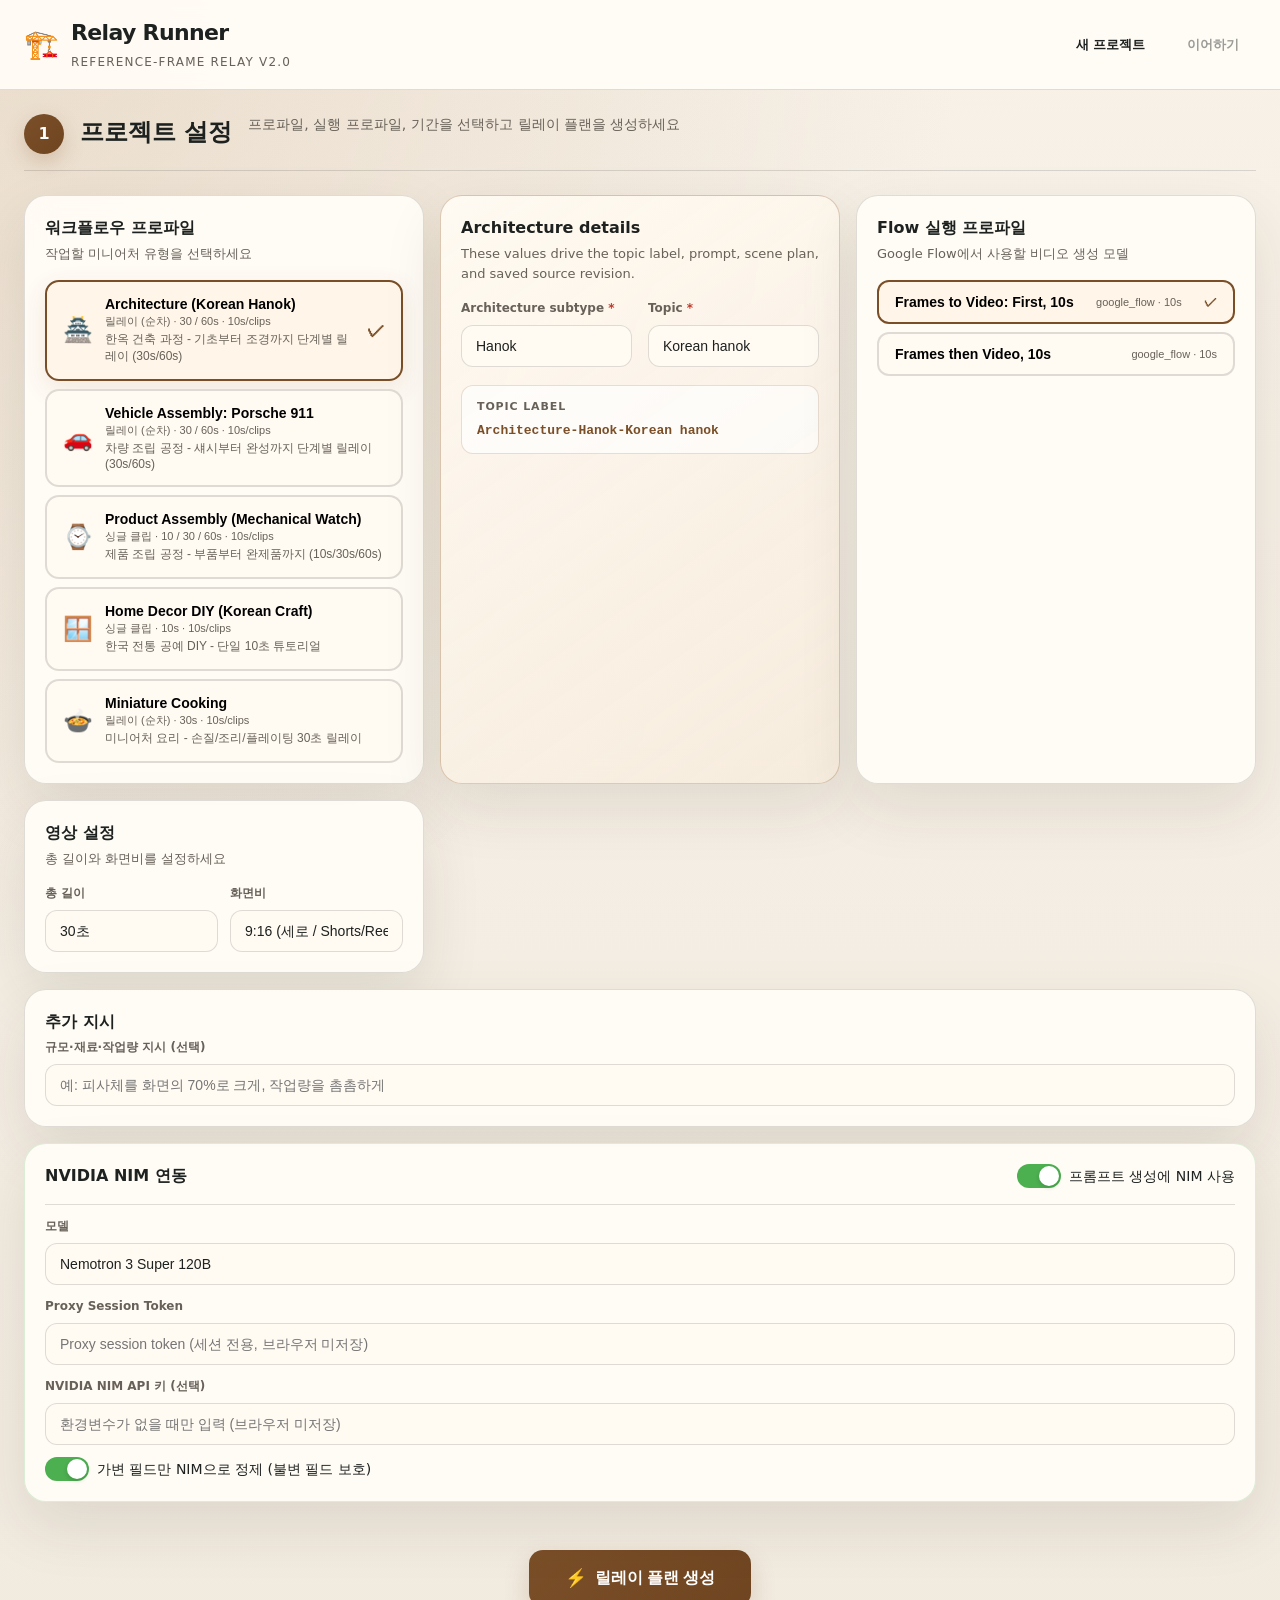
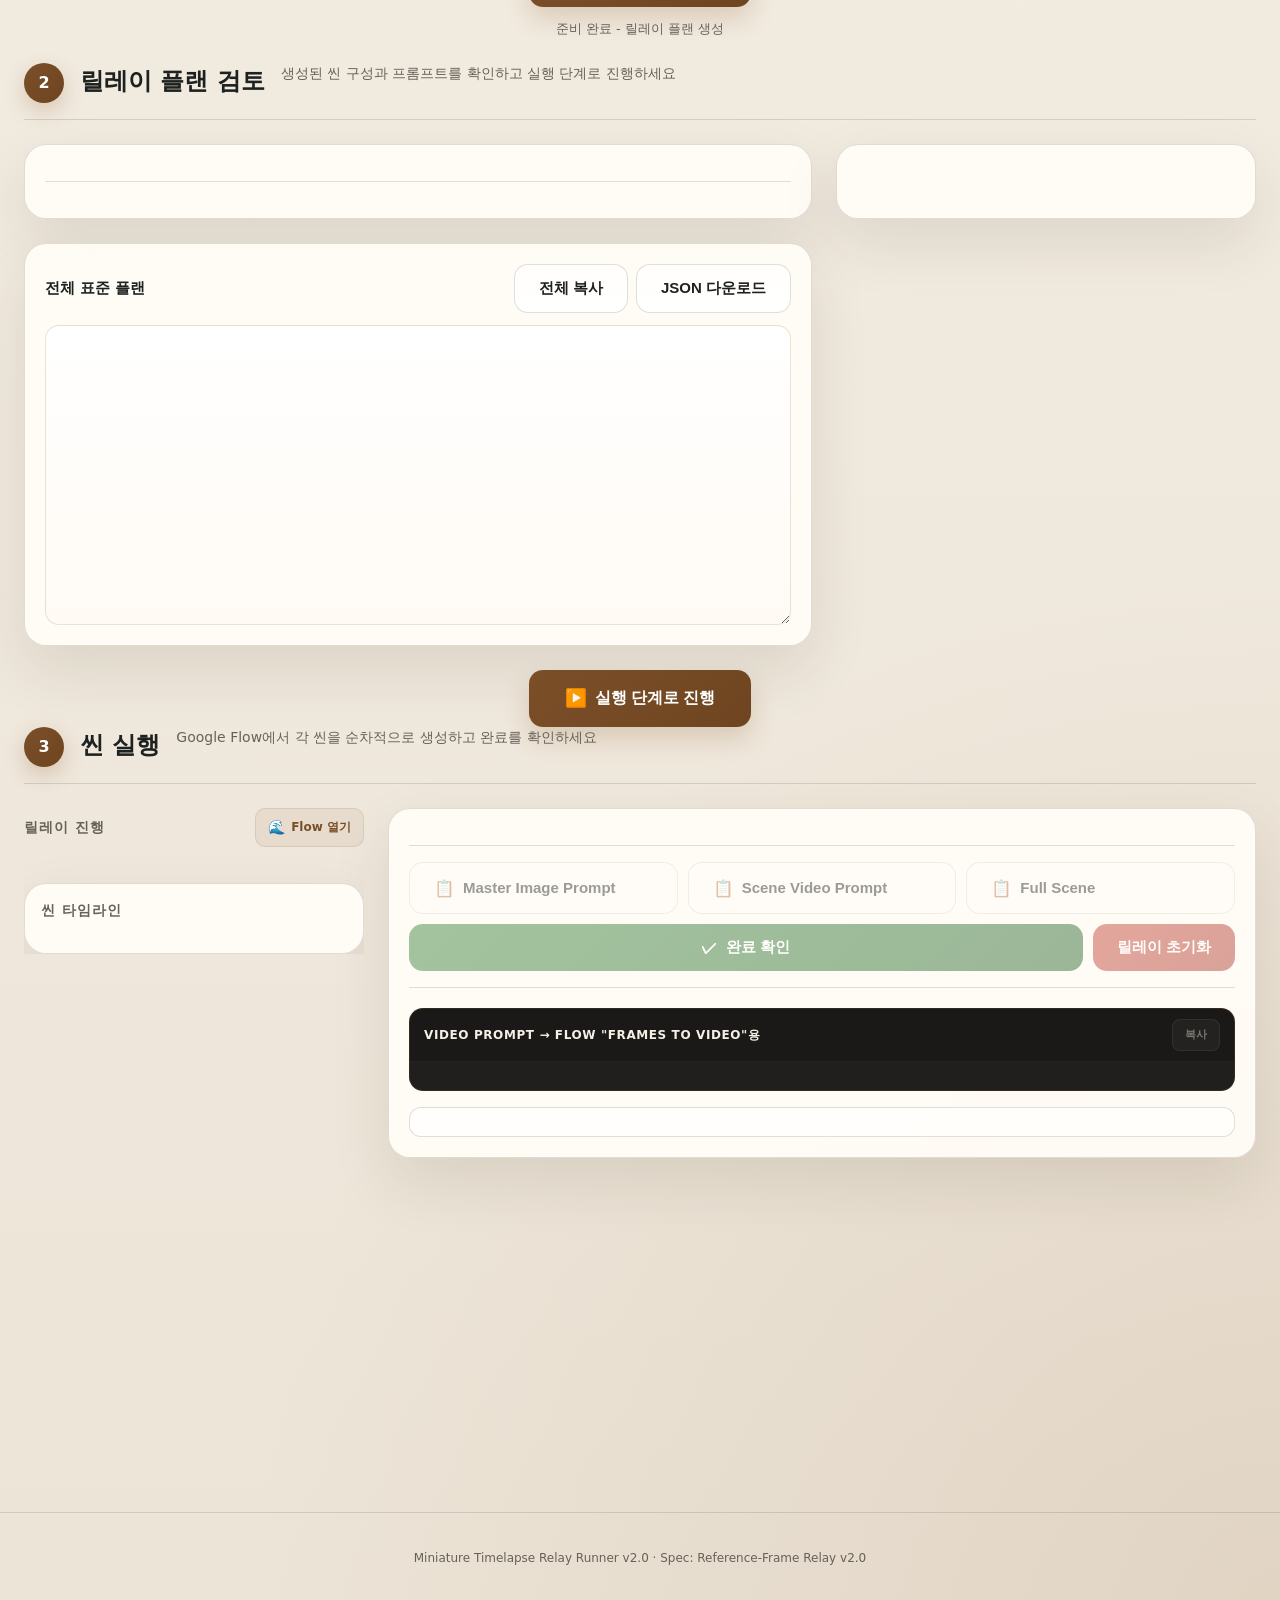
<file: index.html>
<!doctype html>
<html lang="ko">
<head>
  <meta charset="utf-8" />
  <meta http-equiv="refresh" content="0; url=/ui/" />
  <title>Redirecting to Relay Runner...</title>
  <style>
    body { font-family: system-ui, sans-serif; display: flex; align-items: center; justify-content: center; min-height: 100vh; margin: 0; background: #f5f5f5; }
    .msg { text-align: center; color: #666; }
    a { color: #0066cc; }
  </style>
</head>
<body>
  <div class="msg">
    <p>Relay Runner UI로 리다이렉트 중...</p>
    <p>자동으로 이동하지 않으면 <a href="/ui/">여기</a>를 클릭하세요.</p>
  </div>
  <script>window.location.replace('/ui/');</script>
</body>
</html>
</file>
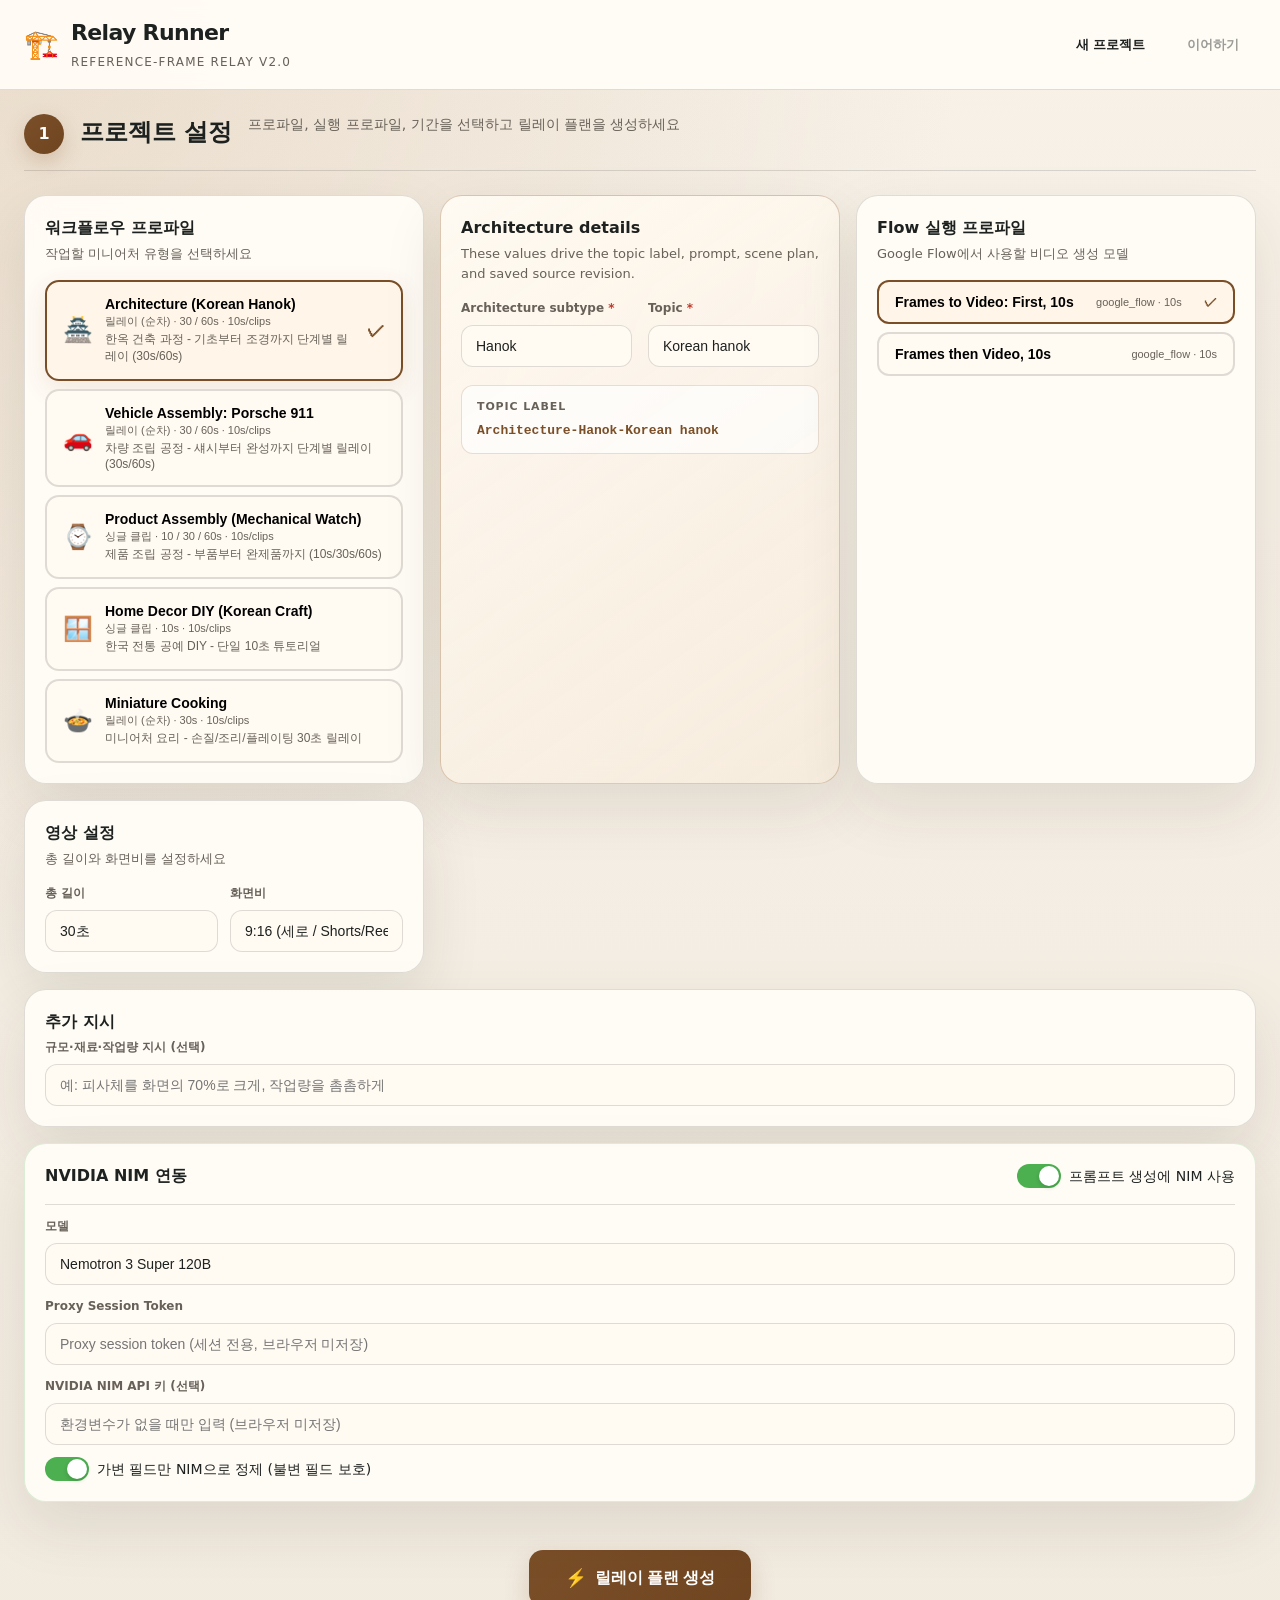
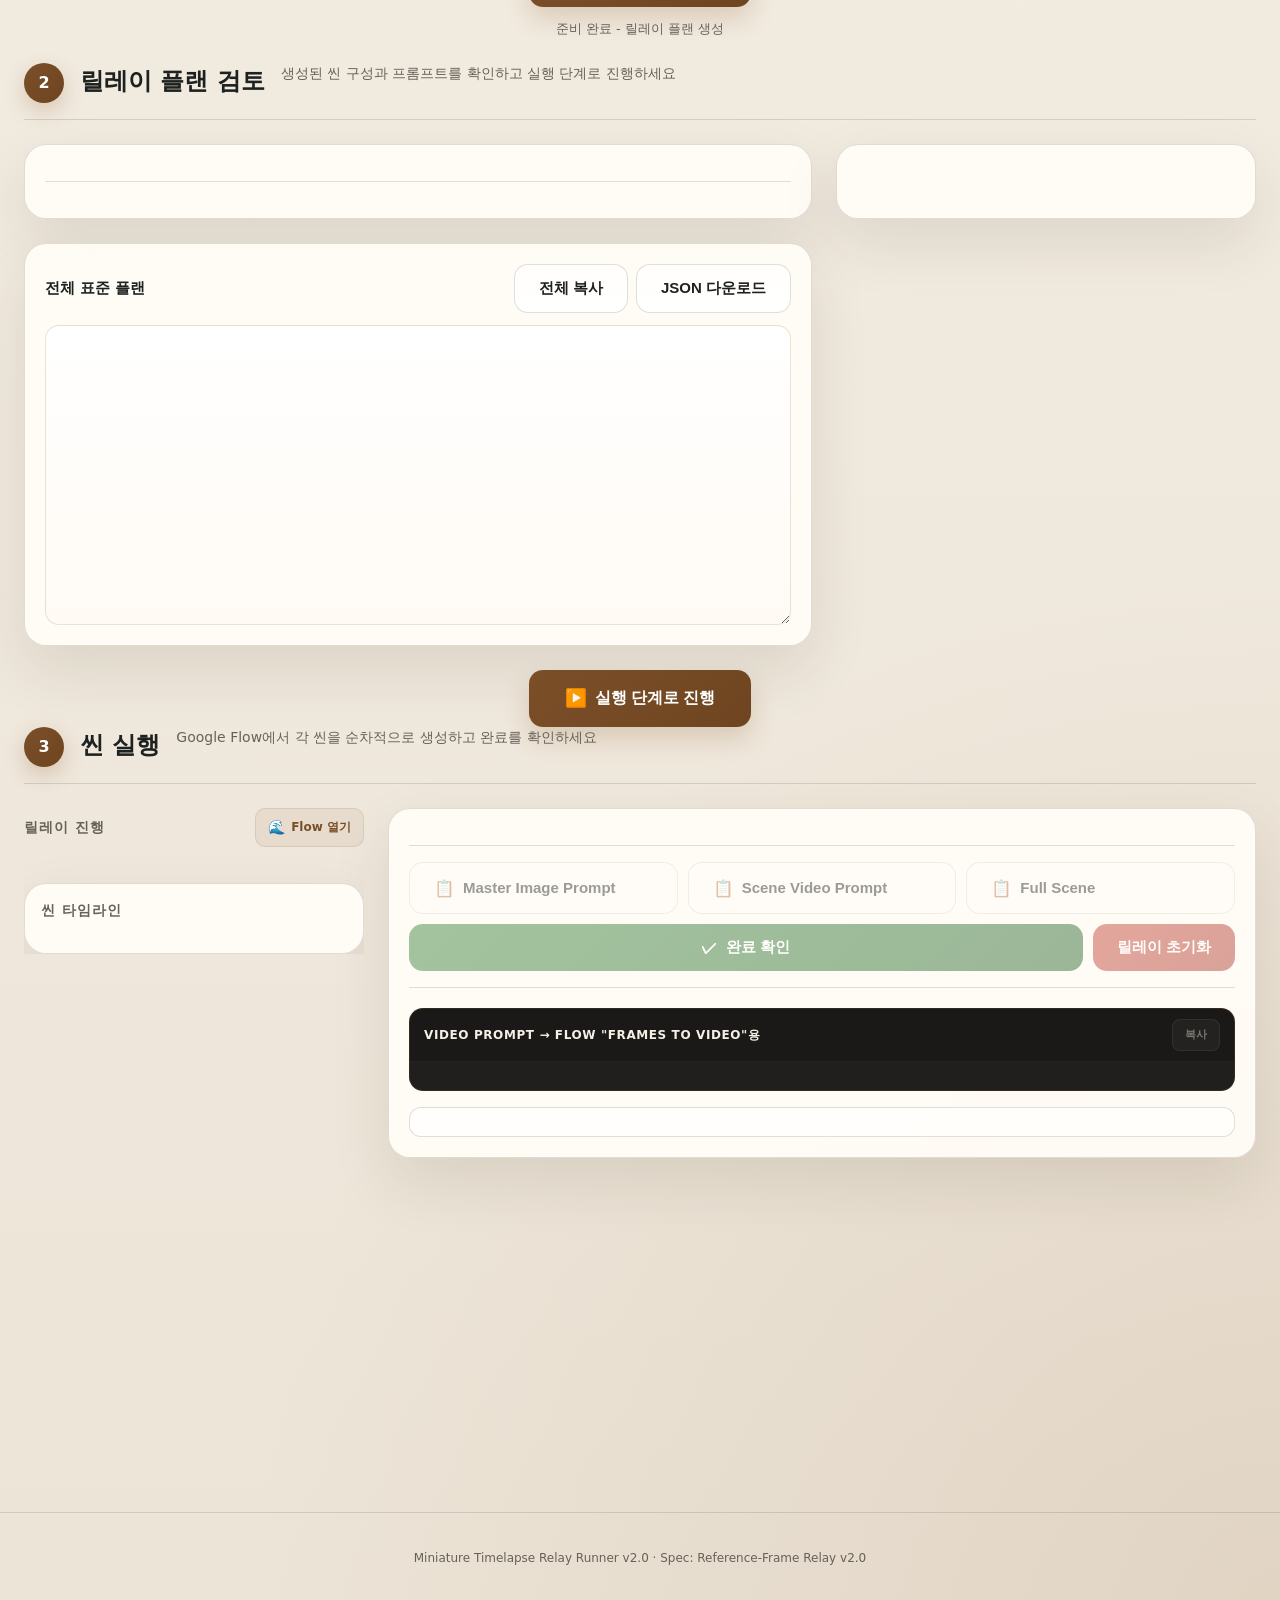
<file: ui/index.html>
<!doctype html>
<html lang="ko">
<head>
  <meta charset="utf-8" />
  <meta name="viewport" content="width=device-width, initial-scale=1" />
  <meta http-equiv="Cache-Control" content="no-cache, no-store, must-revalidate" />
  <meta http-equiv="Pragma" content="no-cache" />
  <meta http-equiv="Expires" content="0" />
  <title>Miniature Timelapse — Relay Runner</title>
  <link rel="stylesheet" href="styles.css?v=20260728" />
</head>
<body>
  <div class="app" id="app">
    <!-- Loading State -->
    <div id="loadingScreen" class="loading-screen" role="status" aria-live="polite">
      <div class="loading-content">
        <div class="loading-spinner"></div>
        <p>Relay Runner 로딩 중...</p>
      </div>
    </div>

    <section id="runtimeWarning" class="runtime-warning" hidden role="alert">
      <div class="runtime-warning-card">
        <p class="runtime-kicker">LOCAL SERVER REQUIRED</p>
        <h1>파일을 직접 열 수 없습니다</h1>
        <p>Relay Runner는 ES module을 사용하므로 프로젝트 루트에서 로컬 서버를 실행해야 합니다.</p>
        <code>python3 -m http.server 4173 --bind 127.0.0.1</code>
        <p>브라우저 주소가 <code>file:///</code>로 시작하면 안 되고, 실행 후 <strong>http://127.0.0.1:4173/ui/</strong> 또는 <strong>http://127.0.0.1:4173/ui/index.html</strong>로 접속하세요.</p>
      </div>
    </section>

    <!-- Main Application -->
    <header class="header" hidden id="header">
      <div class="brand">
        <span class="brand-icon" aria-hidden="true">🏗️</span>
        <div>
          <h1>Relay Runner</h1>
          <span class="subtitle">Reference-Frame Relay v2.0</span>
        </div>
      </div>
      <div class="header-actions">
        <button class="btn-ghost" id="newProjectBtn" title="새 프로젝트">새 프로젝트</button>
        <button class="btn-ghost" id="resumeProjectBtn" disabled title="마지막 프로젝트 이어하기">이어하기</button>
      </div>
    </header>

    <main class="main" id="main" hidden>
      <!-- Phase 1: Project Setup -->
      <section class="phase phase-setup" id="phaseSetup" aria-labelledby="setupTitle">
        <div class="phase-header">
          <span class="phase-number">1</span>
          <h2 id="setupTitle">프로젝트 설정</h2>
          <p class="phase-desc">프로파일, 실행 프로파일, 기간을 선택하고 릴레이 플랜을 생성하세요</p>
        </div>

        <div class="setup-grid">
          <!-- Profile Selection -->
          <div class="setup-card">
            <h3>워크플로우 프로파일</h3>
            <p class="card-desc">작업할 미니어처 유형을 선택하세요</p>
            <div class="profile-grid" id="profileGrid" role="radiogroup" aria-label="워크플로우 프로파일 선택"></div>
            <input type="hidden" id="selectedProfile" />
          </div>

          <!-- Common profile-specific selection renderer -->
          <div class="setup-card profile-selection-card" id="profileSelectionCard">
            <h3 id="selectionTitle">프로필 상세 설정</h3>
            <p class="card-desc" id="selectionDescription">선택한 프로필에 필요한 값을 입력하세요</p>
            <div class="selection-fields" id="selectionFields"></div>
            <div class="topic-label-preview" aria-live="polite">
              <span>Topic label</span>
              <strong id="topicLabelPreview"></strong>
            </div>
            <p class="field-validation" id="selectionValidation" aria-live="polite"></p>
            <input type="hidden" id="topic" />
          </div>

          <!-- Flow Execution Profile -->
          <div class="setup-card">
            <h3>Flow 실행 프로파일</h3>
            <p class="card-desc">Google Flow에서 사용할 비디오 생성 모델</p>
            <div class="exec-profile-list" id="execProfileList" role="radiogroup" aria-label="Flow 실행 프로파일 선택"></div>
            <input type="hidden" id="selectedExecProfile" />
          </div>

          <!-- Duration & Format -->
          <div class="setup-card">
            <h3>영상 설정</h3>
            <p class="card-desc">총 길이와 화면비를 설정하세요</p>
            <div class="field-row">
              <div class="field">
                <label for="duration">총 길이</label>
                <select id="duration"></select>
              </div>
              <div class="field">
                <label for="aspectRatio">화면비</label>
                <select id="aspectRatio">
                  <option value="9:16">9:16 (세로 / Shorts/Reels)</option>
                  <option value="16:9">16:9 (가로 / YouTube)</option>
                </select>
              </div>
            </div>
          </div>

          <!-- Stitching controls are currently disabled. -->
          <div class="setup-card stitch-card" hidden aria-hidden="true">
            <h3>스티칭 옵션</h3>
            <p class="card-desc">현재 비활성화된 연결 옵션입니다.</p>
            <div class="field-row">
              <div class="field">
                <label for="stitchTransition">트랜지션</label>
                <select id="stitchTransition">
                  <option value="cut">Cut (단순 연결, 가장 빠름)</option>
                  <option value="crossfade">Crossfade (교차 페이드)</option>
                  <option value="fade">Fade Through Black (블랙 페이드)</option>
                </select>
              </div>
              <div class="field">
                <label for="stitchTransitionDuration">트랜지션 길이 (초)</label>
                <input id="stitchTransitionDuration" type="number" step="0.1" min="0.1" max="5" value="0.5" />
              </div>
            </div>
            <div class="field-row">
              <div class="field">
                <label for="stitchCodec">비디오 코덱</label>
                <select id="stitchCodec">
                  <option value="libx264">H.264 (libx264)</option>
                  <option value="libx265">H.265 (libx265)</option>
                  <option value="prores_ks">ProRes (prores_ks)</option>
                </select>
              </div>
              <div class="field">
                <label for="stitchCrf">품질 (CRF, 낮을수록 고화질)</label>
                <input id="stitchCrf" type="number" min="0" max="51" value="23" />
              </div>
            </div>
            <div class="field-row">
              <div class="field">
                <label for="stitchPreset">인코딩 프리셋</label>
                <select id="stitchPreset">
                  <option value="ultrafast">Ultrafast</option>
                  <option value="superfast">Superfast</option>
                  <option value="veryfast">Veryfast</option>
                  <option value="faster">Faster</option>
                  <option value="fast">Fast</option>
                  <option value="medium" selected>Medium</option>
                  <option value="slow">Slow</option>
                  <option value="slower">Slower</option>
                  <option value="veryslow">Veryslow</option>
                </select>
              </div>
              <div class="field">
                <label for="stitchAutoNormalize" class="toggle inline">
                  <input type="checkbox" id="stitchAutoNormalize" checked />
                  <span class="toggle-slider"></span>
                  <span class="toggle-label">자동 정규화 (해상도/fps/codec 통일)</span>
                </label>
              </div>
            </div>
          </div>

          <!-- Optional refinement input -->
          <div class="setup-card topic-card">
            <h3>추가 지시</h3>
            <div class="field">
              <label for="ideaSeed">규모·재료·작업량 지시 (선택)</label>
              <input id="ideaSeed" type="text" placeholder="예: 피사체를 화면의 70%로 크게, 작업량을 촘촘하게" />
            </div>
          </div>

          <!-- NIM Integration - Always Visible -->
          <div class="setup-card nim-card" id="nimCard">
            <div class="nim-header">
              <h3>NVIDIA NIM 연동</h3>
              <label class="toggle" for="nimEnabled">
                <input type="checkbox" id="nimEnabled" checked />
                <span class="toggle-slider"></span>
                <span class="toggle-label">프롬프트 생성에 NIM 사용</span>
              </label>
            </div>
            <div class="nim-fields" id="nimFields">
              <div class="field">
                <label for="nimModel">모델</label>
                <select id="nimModel">
                  <option value="nvidia/nemotron-3-super-120b-a12b">Nemotron 3 Super 120B</option>
                  <option value="nvidia/nemotron-3-ultra-550b-a55b">Nemotron 3 Ultra 550B (느림)</option>
                </select>
              </div>
              <div class="field">
                <label for="nimSessionToken">Proxy Session Token</label>
                <input id="nimSessionToken" type="password" placeholder="Proxy session token (세션 전용, 브라우저 미저장)" autocomplete="off" />
              </div>
              <div class="field">
                <label for="nimApiKey">NVIDIA NIM API 키 (선택)</label>
                <input id="nimApiKey" type="password" placeholder="환경변수가 없을 때만 입력 (브라우저 미저장)" autocomplete="off" spellcheck="false" />
              </div>
              <label class="toggle inline" for="nimRefinementPolicy">
                <input type="checkbox" id="nimRefinementPolicy" checked />
                <span class="toggle-slider"></span>
                <span class="toggle-label">가변 필드만 NIM으로 정제 (불변 필드 보호)</span>
              </label>
            </div>
          </div>
        </div>

        <!-- Build Button -->
        <div class="build-action">
          <button class="btn-primary btn-lg" id="buildPlan" disabled>
            <span class="btn-icon" aria-hidden="true">⚡</span>
            <span>릴레이 플랜 생성</span>
          </button>
          <p class="build-hint" id="buildHint">왼쪽에서 프로파일을 선택하고 주제를 입력하세요</p>
        </div>
      </section>

      <!-- Phase 2: Relay Plan Overview -->
      <section class="phase phase-plan hidden" id="phasePlan" aria-labelledby="planTitle">
        <div class="phase-header">
          <span class="phase-number">2</span>
          <h2 id="planTitle">릴레이 플랜 검토</h2>
          <p class="phase-desc">생성된 씬 구성과 프롬프트를 확인하고 실행 단계로 진행하세요</p>
        </div>

        <div class="plan-overview">
          <!-- Plan Summary -->
          <div class="plan-summary">
            <div class="plan-chips" id="planChips"></div>
            <div class="plan-meta" id="planMeta"></div>
          </div>

          <!-- Scene Timeline -->
          <div class="scene-timeline" id="sceneTimeline" role="list" aria-label="씬 타임라인"></div>

          <!-- Full Plan Output -->
          <div class="plan-output">
            <div class="output-header">
              <h3>전체 표준 플랜</h3>
              <div class="output-actions">
                <button class="btn-secondary" id="copyAllBtn">전체 복사</button>
                <button class="btn-secondary" id="downloadJsonBtn">JSON 다운로드</button>
              </div>
            </div>
            <textarea id="flowPack" class="readonly-output" spellcheck="false" readonly aria-label="전체 표준 릴레이 플랜"></textarea>
          </div>

          <!-- Proceed to Execute -->
          <div class="proceed-action">
            <button class="btn-primary btn-lg" id="proceedExecute">
              <span class="btn-icon" aria-hidden="true">▶️</span>
              <span>실행 단계로 진행</span>
            </button>
          </div>
        </div>
      </section>

      <!-- Phase 3: Execution -->
      <section class="phase phase-execute hidden" id="phaseExecute" aria-labelledby="executeTitle">
        <div class="phase-header">
          <span class="phase-number">3</span>
          <h2 id="executeTitle">씬 실행</h2>
          <p class="phase-desc">Google Flow에서 각 씬을 순차적으로 생성하고 완료를 확인하세요</p>
        </div>

        <div class="execute-layout">
          <!-- Left: Stepper + Scene Grid -->
          <aside class="execute-sidebar" id="executeSidebar">
            <!-- Stepper -->
            <div class="stepper-panel">
              <div class="stepper-header">
                <h3>릴레이 진행</h3>
                <a href="https://labs.google/fx/flow" target="_blank" rel="noopener noreferrer" class="flow-link">
                  <span class="flow-icon" aria-hidden="true">🌊</span>
                  Flow 열기
                </a>
              </div>
              <nav class="stepper" id="stepper" role="tablist" aria-label="릴레이 스테퍼"></nav>
            </div>

            <!-- Scene Grid -->
            <div class="scene-grid-panel">
              <h3>씬 타임라인</h3>
              <div class="scene-grid-mini" id="sceneGridMini" role="list" aria-label="씬 미니 그리드"></div>
            </div>
          </aside>

          <!-- Right: Active Scene Detail -->
          <div class="execute-main">
              <div class="scene-detail-panel" id="sceneDetailPanel">
                <div class="scene-header" id="sceneHeader"></div>

                <div class="scene-instruction" id="sceneInstruction" role="alert" aria-live="polite"></div>

              <div class="action-buttons" id="actionButtons">
                <button class="btn-secondary copy-btn" id="copyMasterBtn" title="Master Image Prompt 복사" disabled>
                  <span class="btn-icon" aria-hidden="true">📋</span>
                  <span class="copy-btn-label">Master Image Prompt</span>
                </button>
                <button class="btn-secondary copy-btn" id="copyVideoBtn" title="Scene Video Prompt 복사" disabled>
                  <span class="btn-icon" aria-hidden="true">📋</span>
                  <span class="copy-btn-label">Scene Video Prompt</span>
                </button>
                <button class="btn-secondary copy-btn" id="copyFullSceneBtn" title="Full Scene 복사" disabled>
                  <span class="btn-icon" aria-hidden="true">📋</span>
                  <span class="copy-btn-label">Full Scene</span>
                </button>
                <button class="btn-primary btn-confirm" id="confirmStepBtn" disabled>
                  <span class="btn-icon" aria-hidden="true">✓</span>
                  <span id="confirmBtnText">완료 확인</span>
                </button>
                <button class="btn-danger" id="resetRelayBtn" disabled>릴레이 초기화</button>
              </div>

              <!-- Source / Target Prompts -->
              <div class="prompt-panels">
                <div class="prompt-panel" id="masterPromptPanel" hidden>
                  <div class="prompt-header">
                    <h4>Master Image Prompt (Scene 1만) → 정지 이미지 생성기용</h4>
                    <button class="btn-copy-small" id="copyMasterPanelBtn" data-copy-action="master_image" type="button" disabled>복사</button>
                  </div>
                  <pre id="masterPrompt" class="prompt-content"></pre>
                </div>
                <div class="prompt-panel">
                  <div class="prompt-header">
                    <h4>Video Prompt → Flow "Frames to Video"용</h4>
                    <button class="btn-copy-small" id="copyVideoPanelBtn" data-copy-action="scene_video" type="button" disabled>복사</button>
                  </div>
                  <pre id="videoPrompt" class="prompt-content"></pre>
                </div>
              </div>

              <div class="asset-info" id="assetInfo"></div>
            </div>
          </div>
        </div>
      </section>
    </main>

    <footer class="footer">
      <p>Miniature Timelapse Relay Runner v2.0 · Spec: Reference-Frame Relay v2.0</p>
    </footer>
  </div>

  <!-- Toast Container -->
  <div class="toast-container" id="toastContainer" aria-live="polite" aria-atomic="true"></div>

    <script>
      if (window.location.protocol === 'file:') {
        document.getElementById('loadingScreen').hidden = true;
        document.getElementById('runtimeWarning').hidden = false;
      }
    </script>

    <script type="module">
      import {
      SceneStatus,
      WorkflowMode,
      InputMode,
      IMMUTABLE_NEGATIVE,
      CopyAction,
      computeSourceRevision,
      serializeFullPlan,
      serializeMasterImagePrompt,
      serializeSceneVideoPrompt,
      serializeFullScene,
      serializeAssetRef,
      getSceneInputLabel,
      performCopyAction,
      createInitialRelayBranch,
      getNextActionableScene,
      isAllComplete,
      saveProjectState,
      loadProjectState,
      redactSecrets,
      redactObjectSecrets,
      listSavedProjects,
      getSceneStatusClass,
      getSceneStatusLabel,
      getSceneStatusBadgeClass,
      copyToClipboard,
      showToast,
      DEFAULT_FLOW_PROFILE,
      DEFAULT_PROFILES,
      PROFILE_SELECTION_CONFIG,
      getDefaultSelectionValues,
      deriveTopicLabel,
      getLegacySelectionFields,
      getCanonicalSelection,
      validateSelectionValues,
      countNarrationCharacters,
      resolveProjectWorkflowMode
    } from './app.js';

    // ============================================================================
    // Profile Registry & Execution Profiles
    // ============================================================================
    const PROFILES = DEFAULT_PROFILES;

    // Vehicle profile cache (loaded async from vehicle.json)
    let vehicleProfileCache = null;

    async function getVehicleProfile(category = 'car', modelName = null) {
      const profileFactory = PROFILES['vehicle.assembly'];
      if (typeof profileFactory === 'function') {
        vehicleProfileCache = await profileFactory(category, modelName);
        return vehicleProfileCache;
      }
      return profileFactory; // fallback for sync version
    }

    function getResolvedProfile(profileId) {
      const profile = PROFILES[profileId];
      return typeof profile === 'function' ? vehicleProfileCache : profile;
    }

    const EXECUTION_PROFILES = [
      { id: 'flow.frames_first.10s', label: 'Frames to Video: First, 10s', provider: 'google_flow', clipDuration: 10 },
      { id: 'flow.frames_then_video.10s', label: 'Frames then Video, 10s', provider: 'google_flow', clipDuration: 10 }
    ];

    // ============================================================================
    // State
    // ============================================================================
    let currentProfileId = 'architecture.korean';
    let currentExecProfileId = 'flow.frames_first.10s';
    let project = null;
    let proxyApiKeyConfigured = false;
    let relayBranch = null;
    let activeSceneIndex = 0;
    let currentPhase = 'setup'; // 'setup' | 'plan' | 'execute'
    let selectionValues = getDefaultSelectionValues(currentProfileId);
    let vehicleDataCache = null;

    // DOM Elements
    const loadingScreen = document.getElementById('loadingScreen');
    const header = document.getElementById('header');
    const main = document.getElementById('main');
    const phaseSetup = document.getElementById('phaseSetup');
    const phasePlan = document.getElementById('phasePlan');
    const phaseExecute = document.getElementById('phaseExecute');
    const profileGrid = document.getElementById('profileGrid');
    const execProfileList = document.getElementById('execProfileList');
    const durationEl = document.getElementById('duration');
    const aspectRatioEl = document.getElementById('aspectRatio');
    const topicEl = document.getElementById('topic');
    const profileSelectionCard = document.getElementById('profileSelectionCard');
    const selectionTitle = document.getElementById('selectionTitle');
    const selectionDescription = document.getElementById('selectionDescription');
    const selectionFields = document.getElementById('selectionFields');
    const topicLabelPreview = document.getElementById('topicLabelPreview');
    const selectionValidation = document.getElementById('selectionValidation');
    const ideaSeedEl = document.getElementById('ideaSeed');
    const selectedProfileEl = document.getElementById('selectedProfile');
    const selectedExecProfileEl = document.getElementById('selectedExecProfile');
    const buildPlanBtn = document.getElementById('buildPlan');
    const buildHint = document.getElementById('buildHint');
    const nimEnabledEl = document.getElementById('nimEnabled');
    const nimFields = document.getElementById('nimFields');
    const stitchTransitionEl = document.getElementById('stitchTransition');
    const stitchTransitionDurationEl = document.getElementById('stitchTransitionDuration');
    const stitchCodecEl = document.getElementById('stitchCodec');
    const stitchCrfEl = document.getElementById('stitchCrf');
    const stitchPresetEl = document.getElementById('stitchPreset');
    const stitchAutoNormalizeEl = document.getElementById('stitchAutoNormalize');
    const planChips = document.getElementById('planChips');
    const planMeta = document.getElementById('planMeta');
    const sceneTimeline = document.getElementById('sceneTimeline');
    const flowPackEl = document.getElementById('flowPack');
    const proceedExecuteBtn = document.getElementById('proceedExecute');
    const stepperEl = document.getElementById('stepper');
    const sceneGridMini = document.getElementById('sceneGridMini');
    const sceneHeader = document.getElementById('sceneHeader');
    const sceneInstruction = document.getElementById('sceneInstruction');
    const videoPromptEl = document.getElementById('videoPrompt');
    const masterPromptEl = document.getElementById('masterPrompt');
    const masterPromptPanel = document.getElementById('masterPromptPanel');
    const assetInfoEl = document.getElementById('assetInfo');
    const copyMasterBtn = document.getElementById('copyMasterBtn');
    const copyVideoBtn = document.getElementById('copyVideoBtn');
    const copyFullSceneBtn = document.getElementById('copyFullSceneBtn');
    const copyMasterPanelBtn = document.getElementById('copyMasterPanelBtn');
    const copyVideoPanelBtn = document.getElementById('copyVideoPanelBtn');
    const confirmStepBtn = document.getElementById('confirmStepBtn');
    const confirmBtnText = document.getElementById('confirmBtnText');
    const resetRelayBtn = document.getElementById('resetRelayBtn');
    const copyAllBtn = document.getElementById('copyAllBtn');
    const downloadJsonBtn = document.getElementById('downloadJsonBtn');
    const newProjectBtn = document.getElementById('newProjectBtn');
    const resumeProjectBtn = document.getElementById('resumeProjectBtn');
    const nimModelEl = document.getElementById('nimModel');
    const nimSessionTokenEl = document.getElementById('nimSessionToken');
    const nimApiKeyEl = document.getElementById('nimApiKey');
    const nimRefinementPolicyEl = document.getElementById('nimRefinementPolicy');
    const NIM_PROXY_REWRITE_URL = 'http://127.0.0.1:4174/api/nim/rewrite';
    const NIM_PROXY_TRANSLATE_URL = 'http://127.0.0.1:4174/api/nim/translate';
    const NIM_PROXY_SESSION_URL = 'http://127.0.0.1:4174/session';

    // ============================================================================
    // Initialization
    // ============================================================================
    async function init() {
      console.log('[init] Starting...');
      try {
        console.log('[init] Loading vehicle data...');
        await loadVehicleData();
        console.log('[init] Vehicle data loaded:', !!vehicleDataCache);
        console.log('[init] Rendering profile grid...');
        renderProfileGrid();
        console.log('[init] Profile grid rendered');
        console.log('[init] Rendering selection fields...');
        await renderSelectionFields(currentProfileId);
        console.log('[init] Selection fields rendered');
        renderExecProfileList();
        setupEventListeners();
        await refreshProxySessionToken({ silent: true });
        checkResumeAvailability();
        console.log('[init] Complete!');
      } catch (err) {
        console.error('[init] ERROR:', err);
        showToast(`초기화 실패: ${err.message}`, 'error');
      } finally {
        console.log('[init] Finally block - hiding loading screen');
        loadingScreen.hidden = true;
        header.hidden = false;
        main.hidden = false;
      }
    }

    async function loadVehicleData() {
      console.log('[loadVehicleData] Starting...');
      try {
        const { loadVehicleData: loadVehicleDataModule } = await import('./app.js');
        console.log('[loadVehicleData] Module imported, fetching vehicle.json...');
        vehicleDataCache = await loadVehicleDataModule();
        console.log('[loadVehicleData] vehicleDataCache loaded:', !!vehicleDataCache);
        const profileFactory = PROFILES['vehicle.assembly'];
        if (typeof profileFactory === 'function') {
          console.log('[loadVehicleData] Building vehicle profile...');
          vehicleProfileCache = await profileFactory('car', null);
          console.log('[loadVehicleData] Vehicle profile built:', !!vehicleProfileCache);
        }
      } catch (err) {
        console.warn('[loadVehicleData] Vehicle data preload failed:', err);
        throw err;
      }
    }

    function setupEventListeners() {
      // Profile selection
      profileGrid.addEventListener('click', (e) => {
        const card = e.target.closest('.profile-card');
        if (card) selectProfile(card.dataset.profileId);
      });

      // Exec profile selection
      execProfileList.addEventListener('click', (e) => {
        const item = e.target.closest('.exec-profile-item');
        if (item) selectExecProfile(item.dataset.execProfileId);
      });

      // NIM toggle
      nimEnabledEl.addEventListener('change', () => {
        nimFields.hidden = !nimEnabledEl.checked;
      });

      // Duration change
      durationEl.addEventListener('change', validateSetup);

      ideaSeedEl.addEventListener('input', validateSetup);

      // Build plan
      buildPlanBtn.addEventListener('click', buildRelayPlan);

      // Plan phase
      proceedExecuteBtn.addEventListener('click', () => switchPhase('execute'));

      // Execute phase
      copyMasterBtn.addEventListener('click', () => copyAction(CopyAction.MASTER_IMAGE));
      copyVideoBtn.addEventListener('click', () => copyAction(CopyAction.SCENE_VIDEO));
      copyFullSceneBtn.addEventListener('click', () => copyAction(CopyAction.FULL_SCENE));
      confirmStepBtn.addEventListener('click', confirmStep);
      resetRelayBtn.addEventListener('click', resetRelay);
      copyAllBtn.addEventListener('click', () => copyAction(CopyAction.ALL));
      downloadJsonBtn.addEventListener('click', downloadJson);
      newProjectBtn.addEventListener('click', startNewProject);
      resumeProjectBtn.addEventListener('click', resumeLastProject);

      // Prompt-panel copy buttons must use the same canonical copy path as the
      // large action buttons. Directly copying textContent bypassed stale-plan
      // checks and gave no user feedback when clipboard access failed.
      document.querySelectorAll('.btn-copy-small[data-copy-action]').forEach(btn => {
        btn.addEventListener('click', (e) => {
          const action = e.currentTarget.dataset.copyAction;
          if (action) copyAction(action);
        });
      });

      // NIM settings (proxy session token in-memory only)
      const legacyNimKeyStorageId = 'miniature_timelapse_nim_' + 'api_key';
      localStorage.removeItem(legacyNimKeyStorageId); // Purge legacy stored key
      nimSessionTokenEl.addEventListener('input', () => {
        // Never persist proxy session token to browser storage
      });
      nimApiKeyEl.addEventListener('input', () => {
        // Never persist the NVIDIA key; it exists only in this page session.
      });

      // Stitch options persistence
      ['stitchTransition', 'stitchTransitionDuration', 'stitchCodec', 'stitchCrf', 'stitchPreset', 'stitchAutoNormalize'].forEach(id => {
        const el = document.getElementById(id);
        if (el) {
          el.addEventListener('change', () => {
            const prefs = {
              transition: stitchTransitionEl.value,
              transition_duration: parseFloat(stitchTransitionDurationEl.value),
              codec: stitchCodecEl.value,
              crf: parseInt(stitchCrfEl.value, 10),
              preset: stitchPresetEl.value,
              auto_normalize: stitchAutoNormalizeEl.checked
            };
            localStorage.setItem('miniature_timelapse_stitch_options', JSON.stringify(prefs));
          });
        }
      });

      // Restore stitch options
      const storedStitch = localStorage.getItem('miniature_timelapse_stitch_options');
      if (storedStitch) {
        try {
          const prefs = JSON.parse(storedStitch);
          stitchTransitionEl.value = prefs.transition || 'cut';
          stitchTransitionDurationEl.value = prefs.transition_duration ?? 0.5;
          stitchCodecEl.value = prefs.codec || 'libx264';
          stitchCrfEl.value = prefs.crf ?? 23;
          stitchPresetEl.value = prefs.preset || 'medium';
          stitchAutoNormalizeEl.checked = prefs.auto_normalize ?? true;
        } catch (_) {}
      }
      // Never restore session token from storage on reload
      nimSessionTokenEl.value = '';
      nimApiKeyEl.value = '';

      // Stepper click delegation
      stepperEl.addEventListener('click', (e) => {
        const pill = e.target.closest('.step-pill');
        if (pill && !pill.classList.contains('locked')) {
          const idx = parseInt(pill.dataset.sceneIndex, 10);
          if (!isNaN(idx)) setActiveScene(idx);
        }
      });

      // Scene grid mini click
      sceneGridMini.addEventListener('click', (e) => {
        const card = e.target.closest('.scene-card-mini');
        if (card && !card.classList.contains('locked')) {
          const idx = parseInt(card.dataset.sceneIndex, 10);
          if (!isNaN(idx)) setActiveScene(idx);
        }
      });
    }

    // ============================================================================
    // Rendering Functions
    // ============================================================================
    function renderProfileGrid() {
      profileGrid.replaceChildren();
      for (const [id] of Object.entries(PROFILES)) {
        const profile = getResolvedProfile(id);
        if (!profile) continue;
        const isSelected = id === currentProfileId;
        const workflowLabel = profile.workflow_mode === WorkflowMode.REFERENCE_FRAME_RELAY
          ? '릴레이 (순차)'
          : '싱글 클립';
        const durations = profile.allowed_total_durations.join(' / ');

        const card = document.createElement('button');
        card.type = 'button';
        card.className = `profile-card${isSelected ? ' selected' : ''}`;
        card.dataset.profileId = id;
        card.setAttribute('role', 'radio');
        card.setAttribute('aria-checked', isSelected);
        const icon = document.createElement('div');
        icon.className = 'profile-icon';
        icon.setAttribute('aria-hidden', 'true');
        icon.textContent = getProfileIcon(id);
        const info = document.createElement('div');
        info.className = 'profile-info';
        const title = document.createElement('h4');
        title.textContent = profile.display_name;
        const meta = document.createElement('p');
        meta.className = 'profile-meta';
        meta.textContent = `${workflowLabel} · ${durations}s · ${profile.clip_duration_seconds}s/clips`;
        const description = document.createElement('p');
        description.className = 'profile-desc';
        description.textContent = getProfileDescription(id);
        info.append(title, meta, description);
        card.append(icon, info);
        if (isSelected) {
          const check = document.createElement('span');
          check.className = 'profile-check';
          check.setAttribute('aria-hidden', 'true');
          check.textContent = '✓';
          card.appendChild(check);
        }
        profileGrid.appendChild(card);
      }
      selectedProfileEl.value = currentProfileId;
      updateDurationOptions();
      validateSetup();
    }

    function renderExecProfileList() {
      execProfileList.replaceChildren();
      for (const ep of EXECUTION_PROFILES) {
        const isSelected = ep.id === currentExecProfileId;
        const item = document.createElement('button');
        item.type = 'button';
        item.className = `exec-profile-item${isSelected ? ' selected' : ''}`;
        item.dataset.execProfileId = ep.id;
        item.setAttribute('role', 'radio');
        item.setAttribute('aria-checked', isSelected);
        const label = document.createElement('span');
        label.className = 'exec-profile-label';
        label.textContent = ep.label;
        const meta = document.createElement('span');
        meta.className = 'exec-profile-meta';
        meta.textContent = `${ep.provider} · ${ep.clipDuration}s`;
        item.append(label, meta);
        if (isSelected) {
          const check = document.createElement('span');
          check.className = 'exec-profile-check';
          check.setAttribute('aria-hidden', 'true');
          check.textContent = '✓';
          item.appendChild(check);
        }
        execProfileList.appendChild(item);
      }
      selectedExecProfileEl.value = currentExecProfileId;
    }

    function updateDurationOptions() {
      const profile = getResolvedProfile(currentProfileId);
      if (!profile) {
        durationEl.replaceChildren();
        return;
      }
      durationEl.replaceChildren();
      for (const duration of profile.allowed_total_durations) {
        const option = document.createElement('option');
        option.value = String(duration);
        option.textContent = `${duration}초`;
        option.selected = duration === profile.default_total_duration;
        durationEl.appendChild(option);
      }
    }

    function validateSetup() {
      const result = validateSelectionValues(currentProfileId, selectionValues);
      const narrationCount = currentProfileId === 'home_decor.diy'
        ? countNarrationCharacters(selectionValues.korean_narration)
        : null;
      selectionValidation.textContent = result.valid
        ? (narrationCount === null ? '' : `Narration: ${narrationCount}/60 characters excluding spaces`)
        : result.errors.join(' ');
      selectionValidation.classList.toggle('has-error', !result.valid);
      buildPlanBtn.disabled = !result.valid;
      buildHint.textContent = result.valid
        ? '준비 완료 - 릴레이 플랜 생성'
        : '프로필 상세 설정의 필수 값을 확인하세요';
    }

    function appendOption(select, value, selectedValue) {
      const option = document.createElement('option');
      const optionValue = typeof value === 'object' ? value.value : value;
      const optionLabel = typeof value === 'object' ? value.label : value;
      option.value = optionValue;
      option.textContent = optionLabel;
      option.selected = optionValue === selectedValue;
      select.appendChild(option);
    }

    function getSelectionOptions(field) {
      if (field.type === 'vehicle-category') {
        return vehicleDataCache?.categories || ['car'];
      }
      if (field.type === 'vehicle-model') {
        const category = selectionValues.category || 'car';
        return vehicleDataCache?.models?.[category] || [];
      }
      return field.options || [];
    }

    function markPlanStaleIfInputsChanged() {
      if (project) {
        project.is_stale = true;
        if (typeof copyMasterBtn !== 'undefined' && copyMasterBtn) copyMasterBtn.disabled = true;
        if (typeof copyVideoBtn !== 'undefined' && copyVideoBtn) copyVideoBtn.disabled = true;
        if (typeof copyFullSceneBtn !== 'undefined' && copyFullSceneBtn) copyFullSceneBtn.disabled = true;
        if (typeof copyAllBtn !== 'undefined' && copyAllBtn) copyAllBtn.disabled = true;
      }
    }

    function updateSelectionSummary() {
      const legacy = getLegacySelectionFields(currentProfileId, selectionValues);
      topicEl.value = legacy.topic || '';
      topicLabelPreview.textContent = deriveTopicLabel(currentProfileId, selectionValues);
      markPlanStaleIfInputsChanged();
      validateSetup();
    }

    function handleSelectionChange(field, control) {
      selectionValues[field.key] = control.value;
      if (currentProfileId === 'vehicle.assembly' && field.key === 'category') {
        const models = vehicleDataCache?.models?.[control.value] || [];
        selectionValues.model = models[0] || '';
        const modelControl = document.getElementById('selection-model');
        if (modelControl) {
          modelControl.replaceChildren();
          for (const model of models) appendOption(modelControl, model, selectionValues.model);
        }
      }
      updateSelectionSummary();
    }

    async function renderSelectionFields(profileId, initialValues = null) {
      const config = PROFILE_SELECTION_CONFIG[profileId];
      if (!config) {
        profileSelectionCard.hidden = true;
        return;
      }
      profileSelectionCard.hidden = false;
      selectionValues = {
        ...getDefaultSelectionValues(profileId),
        ...(initialValues || {})
      };
      if (profileId === 'vehicle.assembly') {
        const category = selectionValues.category || 'car';
        const models = vehicleDataCache?.models?.[category] || [];
        if (!models.includes(selectionValues.model)) selectionValues.model = models[0] || '';
      }

      selectionTitle.textContent = `${config.genre_label} details`;
      selectionDescription.textContent = 'These values drive the topic label, prompt, scene plan, and saved source revision.';
      selectionFields.replaceChildren();

      for (const field of config.fields) {
        const wrapper = document.createElement('div');
        wrapper.className = `field selection-field selection-field-${field.key}`;
        const label = document.createElement('label');
        label.htmlFor = `selection-${field.key}`;
        label.textContent = field.label;
        if (field.required) {
          const required = document.createElement('span');
          required.className = 'required';
          required.setAttribute('aria-hidden', 'true');
          required.textContent = ' *';
          label.appendChild(required);
        }

        let control;
        if (field.type === 'textarea') {
          control = document.createElement('textarea');
          control.rows = 3;
        } else if (field.type === 'select' || field.type.startsWith('vehicle-')) {
          control = document.createElement('select');
          const options = getSelectionOptions(field);
          for (const option of options) appendOption(control, option, selectionValues[field.key]);
        } else {
          control = document.createElement('input');
          control.type = 'text';
          control.placeholder = field.placeholder || '';
        }
        control.id = `selection-${field.key}`;
        control.name = field.key;
        control.required = Boolean(field.required);
        control.value = selectionValues[field.key] || '';
        control.addEventListener(field.type === 'select' || field.type.startsWith('vehicle-') ? 'change' : 'input', () => {
          handleSelectionChange(field, control);
        });

        wrapper.append(label, control);
        selectionFields.appendChild(wrapper);
      }
      updateSelectionSummary();
    }

    async function selectProfile(profileId) {
      currentProfileId = profileId;
      selectionValues = getDefaultSelectionValues(profileId);
      renderProfileGrid();
      await renderSelectionFields(profileId);
    }

    function selectExecProfile(execProfileId) {
      currentExecProfileId = execProfileId;
      renderExecProfileList();
    }

    function getProfileIcon(profileId) {
      const icons = {
        'architecture.korean': '🏯',
        'vehicle.assembly': '🚗',
        'product.assembly': '⌚',
        'home_decor.diy': '🪟',
        'cooking.miniature': '🍲'
      };
      return icons[profileId] || '📦';
    }

    function getProfileDescription(profileId) {
      const descs = {
        'architecture.korean': '한옥 건축 과정 - 기초부터 조경까지 단계별 릴레이 (30s/60s)',
        'vehicle.assembly': '차량 조립 공정 - 섀시부터 완성까지 단계별 릴레이 (30s/60s)',
        'product.assembly': '제품 조립 공정 - 부품부터 완제품까지 (10s/30s/60s)',
        'home_decor.diy': '한국 전통 공예 DIY - 단일 10초 튜토리얼',
        'cooking.miniature': '미니어처 요리 - 손질/조리/플레이팅 30초 릴레이'
      };
      return descs[profileId] || '';
    }

    // ============================================================================
    // Phase Switching
    // ============================================================================
    function switchPhase(phase) {
      currentPhase = phase;
      phaseSetup.hidden = phase !== 'setup';
      phasePlan.hidden = phase !== 'plan';
      phaseExecute.hidden = phase !== 'execute';

      if (phase === 'execute') {
        renderStepper();
        renderSceneGridMini();
        setActiveScene(activeSceneIndex);
      }
    }

    function createRequestUuid() {
      if (window.crypto && typeof window.crypto.randomUUID === 'function') {
        return window.crypto.randomUUID();
      }
      const segments = [8, 4, 4, 4, 12].map((length) => {
        let value = '';
        while (value.length < length) {
          value += Math.floor(Math.random() * 16).toString(16);
        }
        return value.slice(0, length);
      });
      return `${segments[0]}-${segments[1]}-${segments[2]}-${segments[3]}-${segments[4]}`;
    }

    function normalizeUserOverrides(instructions) {
      const text = String(instructions || '').trim();
      if (!text) return {};
      const lowered = text.toLowerCase();
      const overrides = { additional_instructions: text };
      const percentage = text.match(/(\d{1,3})\s*%/);
      const multiplier = text.match(/(\d+(?:\.\d+)?)\s*(?:배|x\b)/i);
      if (/(규모|크게|큰\s*규모|대형|larger|bigger|increase.*scale|frame.*(?:size|coverage)|\d+\s*%|\d+(?:\.\d+)?\s*(?:배|x\b))/i.test(lowered)) {
        if (percentage) {
          const coverage = Math.min(90, Math.max(20, Number(percentage[1])));
          overrides.scale = `large-format miniature project whose planned completed footprint or full assembly occupies approximately ${coverage}% of the frame, with visibly increased component count and repeated placements while remaining fully inside the frame`;
        } else if (multiplier) {
          overrides.scale = `large-format miniature project built at approximately ${multiplier[1]} times the default physical scale, with a broader planned footprint and visibly increased component count while remaining fully inside the frame`;
        } else {
          overrides.scale = 'large-format miniature project whose planned completed footprint or full assembly occupies approximately 70% of the frame, with a broader work area, visibly increased component count, and multiple placements within each listed action';
        }
      } else if (/(작게|작은\s*규모|smaller|reduce.*scale)/i.test(lowered)) {
        overrides.scale = 'small-format miniature project whose planned completed footprint or full assembly occupies approximately 40% of the frame while remaining clearly legible';
      }
      if (/(작업량|촘촘|더 많은 단계|dense|more steps|more action)/i.test(lowered)) {
        overrides.workload = 'dense multi-step work expressed as visible micro-actions within each allowed scene stage';
      }
      if (/(정리|깔끔|clean workspace|cleanup)/i.test(lowered)) {
        overrides.cleanup = 'explicit final cleanup that removes unused loose materials, scraps, and tools from the frame by visible hand contact';
      }
      return overrides;
    }

    function containsHangul(value) {
      return /[\u3131-\u318e\uac00-\ud7a3]/.test(String(value || ''));
    }

    function extractProxySessionToken(value) {
      return String(value || '').normalize('NFKC').match(/[A-Za-z0-9_-]{32,}/)?.[0] || '';
    }

    async function refreshProxySessionToken({ silent = false } = {}) {
      try {
        const response = await fetch(NIM_PROXY_SESSION_URL);
        const body = await response.json();
        const token = extractProxySessionToken(body?.session_token);
        if (!response.ok || !token) throw new Error('Proxy did not return a valid session token.');
        proxyApiKeyConfigured = body?.api_key_configured === true;
        nimSessionTokenEl.value = token;
        return token;
      } catch (error) {
        if (!silent) showToast(`Proxy session refresh failed: ${error.message}`, 'error');
        return '';
      }
    }

    function statePolicyForProfile(profileId) {
      if (profileId === 'architecture.korean') return 'Keep every already-built structural element visible and fixed; only surfaces or components named in the action sequence may change.';
      if (profileId === 'vehicle.assembly' || profileId === 'product.assembly') return 'Keep every already-installed component visible, attached, and fixed in the same position; loose parts move only through visible hand or tool contact.';
      if (profileId === 'cooking.miniature') return 'Keep every already-prepared or cooked element visible in its current state; ingredients may change only through the listed visible action.';
      if (profileId === 'home_decor.diy') return 'Keep every already-attached craft element visible and fixed; loose materials, scraps, and tools move only through visible hand contact.';
      return 'Nothing may appear, disappear, move, or transform unless caused by a listed visible action.';
    }

    function buildUserOverrideLock(userOverrides = {}, isFinalScene = false) {
      const overrides = Object.fromEntries(Object.entries(userOverrides).filter(([, value]) => value));
      if (!Object.keys(overrides).length) return '';
      const scale = overrides.scale || overrides.frame_coverage;
      delete overrides.scale;
      delete overrides.frame_coverage;
      const additional = overrides.additional_instructions;
      delete overrides.additional_instructions;
      const clauses = Object.entries(overrides).map(([key, value]) => `${key}: ${value}`);
      if (additional) clauses.push(`additional instructions: ${additional}`);
      const parts = ['USER OVERRIDE LOCK (HIGH PRIORITY):'];
      if (scale) {
        parts.push(`required scale and composition: ${scale}.`);
        parts.push(isFinalScene
          ? 'Preserve that physical scale and planned footprint until an explicitly listed final reveal begins.'
          : 'Preserve the fixed camera distance, physical miniature scale, and planned footprint for the entire clip.');
        parts.push('Do not zoom, crop, reframe, or change the miniature scale; the subject may grow only through the listed physical construction or assembly actions.');
      }
      if (clauses.length) parts.push(`${clauses.join('; ')}.`);
      return `${parts.join(' ')} `;
    }

    function ensureIdentityLock(prompt, identityLock) {
      const text = String(prompt || '').trim();
      const lock = String(identityLock || '').trim();
      if (!lock || text.includes(lock)) return text;
      const marker = 'Negative Prompt:';
      const markerIndex = text.indexOf(marker);
      const body = markerIndex >= 0 ? text.slice(0, markerIndex).trim() : text;
      const suffix = markerIndex >= 0 ? ` ${marker}${text.slice(text.lastIndexOf(marker) + marker.length).trim()}` : '';
      return `${body} Identity Lock: ${lock}.`.replace(/\.\.$/, '.') + suffix;
    }

    function buildSceneControlBlock(scenePlan, userOverrides = {}, profileId = '') {
      const actionItems = (scenePlan.visible_micro_actions || scenePlan.ordered_actions || []).filter(Boolean);
      const cleanClause = value => String(value || '').trim().replace(/[.;\s]+$/, '');
      const actions = actionItems.map((action, index) => `${index + 1}. ${cleanClause(action)}`).join(' ') || '1. Continue only the listed current action';
      const completionRange = scenePlan.completion_range || 'current stage only';
      const overrideRule = buildUserOverrideLock(userOverrides, scenePlan.is_final_scene);
      const temporalCameraLock = scenePlan.is_final_scene
        ? 'Never morph, redesign, replace, remove, reset, or rebuild the subject during motion. During all listed work and cleanup, never rescale, reframe, change camera angle, or use a cutaway shot. Only after every listed action and cleanup is complete may an explicitly listed final reveal change framing.'
        : 'Never morph, redesign, replace, remove, rescale, reframe, reset, or rebuild the subject during motion; no alternate camera angle or cutaway shot.';
      const base = `INPUT FRAME LOCK: The uploaded frame is immutable visual ground truth. Keep subject identity, silhouette, proportions, camera, scale, lighting, workspace, and every unlisted element unchanged. ${overrideRule}START STATE: ${cleanClause(scenePlan.start_state)}. CURRENT STAGE RANGE: ${completionRange}; stop immediately at the end-frame contract and do not proceed beyond it. STATE RULE: ${statePolicyForProfile(profileId)} VISIBLE ACTION SEQUENCE (${actionItems.length} physically observable actions): ${actions}. Perform only this sequence in order; do not invent work or begin a later stage. TEMPORAL DELTA LOCK: every frame must be the previous frame plus only the currently listed hand-driven change. Carry all completed work cumulatively through every action. ${temporalCameraLock} END FRAME CONTRACT: ${cleanClause(scenePlan.exact_stop_state)}.`;
      if (scenePlan.is_final_scene) {
        return `${base} FINAL CLEANUP: after the listed work, visibly move unused loose materials, scraps, and tools out of frame by hand. Leave only the completed subject and required environment, withdraw the hands, and hold the clean hero frame for the remaining moment.`;
      }
      return `${base} STAGING LOCK: all not-yet-used materials and parts remain visible, untouched, and in the same positions inside the designated edge staging tray. If the sequence finishes early, start no new work; hold the exact end frame with minimal hand withdrawal.`;
    }

    function appendSceneControlBlock(prompt, scenePlan, userOverrides = {}, profileId = '') {
      const marker = 'Negative Prompt:';
      const control = buildSceneControlBlock(scenePlan, userOverrides, profileId);
      const markerIndex = prompt.indexOf(marker);
      let body = markerIndex >= 0 ? prompt.slice(0, markerIndex).trim() : prompt.trim();
      if (body.includes('PROMPT BODY:')) {
        body = body.split('PROMPT BODY:').slice(1).join('PROMPT BODY:').trim();
      } else {
        for (const existingMarker of ['INPUT FRAME LOCK:', 'The uploaded input frame is immutable visual ground truth.']) {
          if (body.includes(existingMarker)) body = body.split(existingMarker, 1)[0].trim();
        }
      }
      return markerIndex >= 0
        ? `${control} PROMPT BODY: ${body} ${marker}${prompt.slice(prompt.lastIndexOf(marker) + marker.length).trim()}`
        : `${control} PROMPT BODY: ${body}`;
    }

    function appendMasterOverride(prompt, userOverrides = {}) {
      const overrideLock = buildUserOverrideLock(userOverrides);
      if (!overrideLock) return String(prompt || '').trim();
      const marker = 'Negative Prompt:';
      const markerIndex = prompt.indexOf(marker);
      let body = markerIndex >= 0 ? prompt.slice(0, markerIndex).trim() : prompt.trim();
      const bodyMarker = 'MASTER PROMPT BODY:';
      if (body.includes(bodyMarker)) body = body.split(bodyMarker).slice(1).join(bodyMarker).trim();
      const composed = `MASTER COMPOSITION CONTRACT: Establish the requested subject size and framing now; this master image becomes the immutable scale reference for every later scene. ${overrideLock}${bodyMarker} ${body}`;
      return markerIndex >= 0
        ? `${composed} ${marker}${prompt.slice(prompt.lastIndexOf(marker) + marker.length).trim()}`
        : composed;
    }

    function buildNimSubject(projectData) {
      return {
        topic: projectData.topic,
        topic_label: projectData.topic_label,
        genre: projectData.genre,
        subtype: projectData.subtype,
        user_overrides: projectData.user_overrides || {},
        ...projectData.selection,
        ...(projectData.derived_fields?.selection || {})
      };
    }

    function buildNimImmutableRules(projectData) {
      return [
        'Scene 1 may contain first_frame_prompt; Scenes 2+ must keep first_frame_prompt empty.',
        'Only giant human hands may appear. Miniature people, small people, tiny workers, human figures, and characters are forbidden.',
        'Do not alter the negative prompt or template exclusions.',
        'Maintain identity lock, camera angle, scale, lighting direction, and object placement continuity across scenes.',
        'Every video frame must preserve the cumulative installed state from the preceding frame; only the listed current hand-driven action may change geometry.',
        'Never morph, redesign, replace, remove, reset, or rebuild the subject. Keep scale and framing fixed during listed work; framing may change only for an explicitly listed final reveal after all work and cleanup.',
        'User physical scale, planned footprint, component-count, and composition overrides are mandatory visual constraints, not optional creative suggestions.',
        'Translate user_overrides.additional_instructions into concise natural English and integrate its meaning into every relevant prompt. Romanize Korean proper nouns and identify them in English, for example: 근정전 becomes Geunjeongjeon Hall. Never copy the Korean source text into prompt fields; explicit Korean narration fields are the only exception.',
        'Preserve scene ids, names, start_state, ordered_actions, and end_state exactly as provided.',
        `User overrides: ${JSON.stringify(projectData.user_overrides || {})}`,
        `Identity lock: ${projectData.identity_lock}`,
        `Negative prompt base: ${projectData.negative_prompt_base}`,
        `Template exclusions: ${projectData.template_exclusions}`
      ];
    }

    function buildNimRequestPayload(projectData) {
      return {
        schema_version: '2.0',
        request_id: createRequestUuid(),
        source_revision: projectData.source_revision,
        profile: {
          id: projectData.profile_id,
          version: projectData.profile_version,
          workflow_mode: projectData.workflow_mode
        },
        subject: buildNimSubject(projectData),
        style_bible: projectData.style_bible,
        scenes: projectData.scenes.map((scene) => ({
          id: scene.id,
          name: scene.name,
          start_state: scene.start_state,
          ordered_actions: scene.ordered_actions,
          end_state: scene.end_state,
          local_first_frame_prompt: scene.first_frame_prompt || '',
          local_video_prompt: scene.video_prompt || ''
        })),
        mutable_fields: [
          'scenes.*.first_frame_prompt',
          'scenes.*.video_prompt'
        ],
        immutable_rules: buildNimImmutableRules(projectData),
        model_id: nimModelEl.value
      };
    }

    async function translateKoreanInstructionWithNim(text, sessionToken) {
      let safeSessionToken = extractProxySessionToken(sessionToken);
      if (!safeSessionToken) safeSessionToken = await refreshProxySessionToken();
      const sessionApiKey = nimApiKeyEl.value.trim();
      const sendRequest = token => {
        const headers = {
          'Content-Type': 'application/json',
          'X-Session-Token': token
        };
        if (sessionApiKey) headers['X-NIM-API-Key'] = sessionApiKey;
        return fetch(NIM_PROXY_TRANSLATE_URL, {
          method: 'POST',
          headers,
          body: JSON.stringify({ text, model_id: nimModelEl.value })
        });
      };
      let response = await sendRequest(safeSessionToken);
      if (response.status === 401) {
        safeSessionToken = await refreshProxySessionToken();
        response = await sendRequest(safeSessionToken);
      }
      const body = await response.json().catch(() => null);
      if (!response.ok) {
        throw new Error(body?.error?.message || `NIM translation failed (${response.status})`);
      }
      if (!body?.translated_text || containsHangul(body.translated_text)) {
        throw new Error('NIM did not return a complete English translation.');
      }
      return body;
    }

    async function applyTranslatedInstruction(projectData, rawText, translationResult) {
      const translatedText = translationResult.translated_text.trim();
      projectData.user_overrides = {
        ...(projectData.user_overrides || {}),
        additional_instructions: translatedText
      };
      projectData.source_draft.user_overrides = projectData.user_overrides;
      projectData.source_revision = await computeSourceRevision(projectData.source_draft);
      projectData.scenes = projectData.scenes.map(scene => ({
        ...scene,
        first_frame_prompt: String(scene.first_frame_prompt || '').split(rawText).join(translatedText),
        video_prompt: String(scene.video_prompt || '').split(rawText).join(translatedText)
      }));
      projectData.provenance = {
        source: 'nim_translation',
        model_id: translationResult.model_id || nimModelEl.value,
        source_revision: projectData.source_revision
      };
    }

    async function rewriteProjectPromptsWithNim(projectData, sessionToken) {
      let safeSessionToken = extractProxySessionToken(sessionToken);
      if (!safeSessionToken) safeSessionToken = await refreshProxySessionToken();
      if (!safeSessionToken) {
        throw new Error('Proxy session token must contain at least 32 URL-safe characters.');
      }
      const requestPayload = buildNimRequestPayload(projectData);
      const sessionApiKey = nimApiKeyEl.value.trim();
      if (sessionApiKey && !/^[\x21-\x7E]+$/.test(sessionApiKey)) {
        throw new Error('NVIDIA NIM API key contains invalid characters.');
      }
      const sendRewriteRequest = token => {
        const headers = {
          'Content-Type': 'application/json',
          'X-Session-Token': token
        };
        if (sessionApiKey) headers['X-NIM-API-Key'] = sessionApiKey;
        return fetch(NIM_PROXY_REWRITE_URL, {
          method: 'POST',
          headers,
          body: JSON.stringify(requestPayload)
        });
      };
      let response = await sendRewriteRequest(safeSessionToken);
      if (response.status === 401) {
        safeSessionToken = await refreshProxySessionToken();
        if (safeSessionToken) response = await sendRewriteRequest(safeSessionToken);
      }

      let responseBody = null;
      try {
        responseBody = await response.json();
      } catch (_) {
        responseBody = null;
      }

      if (!response.ok) {
        const message = responseBody?.error?.message || `Proxy request failed (${response.status})`;
        throw new Error(message);
      }

      if (!responseBody || !Array.isArray(responseBody.scenes)) {
        throw new Error('Proxy response missing scenes array');
      }

      if (responseBody.source_revision !== requestPayload.source_revision) {
        throw new Error('Stale NIM response ignored: source revision mismatch');
      }
      if (!project || project.source_revision !== requestPayload.source_revision) {
        throw new Error('Stale NIM response ignored: local draft changed before apply');
      }

      if (responseBody.scenes.length !== projectData.scenes.length) {
        throw new Error(
          `NIM response scene count mismatch: expected ${projectData.scenes.length}, received ${responseBody.scenes.length}`
        );
      }
      const rewrittenById = new Map(
        responseBody.scenes.map((scene, index) => [projectData.scenes[index].id, scene])
      );
      const missingSceneIds = projectData.scenes
        .map(scene => scene.id)
        .filter(sceneId => !rewrittenById.has(sceneId));
      if (missingSceneIds.length) {
        throw new Error(`NIM response missing scene(s): ${missingSceneIds.join(', ')}`);
      }
      const rawAdditionalInstruction = String(projectData.user_overrides?.additional_instructions || '').trim();
      const nimAppliedOverrides = { ...(projectData.user_overrides || {}) };
      delete nimAppliedOverrides.additional_instructions;
      const removeRawAdditionalInstruction = value => {
        let cleaned = String(value || '');
        if (rawAdditionalInstruction) cleaned = cleaned.split(rawAdditionalInstruction).join('');
        return cleaned
          .replace(/additional instructions:\s*(?=[.;]|$)/gi, '')
          .replace(/\s{2,}/g, ' ')
          .trim();
      };
      projectData.scenes = projectData.scenes.map((scene, index) => {
        const rewritten = rewrittenById.get(scene.id);
        const rewrittenVideo = ensureIdentityLock(
          removeRawAdditionalInstruction(rewritten.video_prompt || scene.video_prompt),
          projectData.identity_lock
        );
        const rewrittenFirstFrame = index === 0
          ? ensureIdentityLock(
              removeRawAdditionalInstruction(rewritten.first_frame_prompt || scene.first_frame_prompt || ''),
              projectData.identity_lock
            )
          : '';
        return {
          ...scene,
          first_frame_prompt: index === 0
            ? appendMasterOverride(rewrittenFirstFrame, nimAppliedOverrides)
            : '',
          video_prompt: appendSceneControlBlock(rewrittenVideo, scene, nimAppliedOverrides, projectData.profile_id)
        };
      });
      projectData.provenance = {
        source: 'nim',
        model_id: responseBody.model_id || nimModelEl.value,
        fallback_from_model: responseBody.fallback_from_model,
        request_id: responseBody.request_id || requestPayload.request_id,
        source_revision: responseBody.source_revision
      };

      return {
        requestPayload,
        responseBody
      };
    }

    // ============================================================================
    // Build Relay Plan
    // ============================================================================
    async function buildRelayPlan() {
      try {
        let profile = PROFILES[currentProfileId];
        const duration = parseInt(durationEl.value, 10);
        const aspectRatio = aspectRatioEl.value;
        const selectionValidationResult = validateSelectionValues(currentProfileId, selectionValues);
        if (!selectionValidationResult.valid) {
          validateSetup();
          showToast(selectionValidationResult.errors.join(' '), 'error');
          return;
        }
        const legacyFields = getLegacySelectionFields(currentProfileId, selectionValues);
        const canonicalSelection = getCanonicalSelection(currentProfileId, selectionValues);
        const topic = legacyFields.topic || topicEl.value.trim();
        const topicLabel = deriveTopicLabel(currentProfileId, selectionValues);
        const ideaSeed = ideaSeedEl.value.trim() || undefined;
        const userOverrides = normalizeUserOverrides(ideaSeed);
        const selectionDetail = Object.entries(selectionValues)
          .filter(([, value]) => String(value || '').trim())
          .map(([key, value]) => `${key}: ${value}`)
          .join(' | ');
        const promptDetail = [selectionDetail, ideaSeed].filter(Boolean).join(' | ');
        const nimEnabled = nimEnabledEl.checked;
        const sessionToken = extractProxySessionToken(nimSessionTokenEl.value);
        if (sessionToken) nimSessionTokenEl.value = sessionToken;

        buildPlanBtn.disabled = true;
        buildHint.textContent = '릴레이 플랜 생성 중...';

        // Handle vehicle.assembly async profile loading
        if (currentProfileId === 'vehicle.assembly') {
          const vehicleCategory = selectionValues.category || 'car';
          const vehicleModel = selectionValues.model || null;
          profile = await getVehicleProfile(vehicleCategory, vehicleModel);
        } else if (typeof profile.resolve_selection === 'function') {
          profile = profile.resolve_selection(selectionValues);
        }

        // Get scene plans for duration
        const selectedScenePlans = profile.scene_plans[duration] || profile.scene_plans[profile.default_total_duration];
        const scenePlans = selectedScenePlans.map((scenePlan, index) => ({
          ...scenePlan,
          input_mode: index === 0 ? InputMode.MASTER_IMAGE : InputMode.PREVIOUS_FINAL_FRAME
        }));

        // Build project object
        project = {
          profile_id: profile.id,
          profile_version: profile.version,
          profile_display_name: profile.display_name,
          workflow_mode: resolveProjectWorkflowMode(currentProfileId, duration, profile.workflow_mode),
          topic,
          topic_label: topicLabel,
          genre: profile.id.split('.')[0],
          subtype: legacyFields.subtype || profile.id.split('.')[1],
          selection: { ...selectionValues },
          derived_fields: { selection: canonicalSelection },
          user_overrides: userOverrides,
          ...legacyFields,
          duration_seconds: duration,
          clip_duration_seconds: profile.clip_duration_seconds,
          aspect_ratio: aspectRatio,
          scene_count: scenePlans.length,
          style_bible: profile.style_bible,
          identity_lock: profile.identity_lock,
          negative_prompt_base: profile.negative_prompt_base || IMMUTABLE_NEGATIVE,
          template_exclusions: 'text, subtitle, caption, watermark, logo, burnt-in text, overlay text, bad anatomy, deformed hands, blurry, miniature people, small people, tiny workers, human figures',
          flow_execution_profile_id: currentExecProfileId,
          nim_enabled: nimEnabled,
          nim_model_id: nimEnabled ? nimModelEl.value : undefined,
          nim_refinement_policy: nimEnabled ? (nimRefinementPolicyEl.checked ? 'mutable_only' : 'all') : undefined,
          provenance: { source: 'local' },
          stitch_options: {
            transition: stitchTransitionEl.value,
            transition_duration: parseFloat(stitchTransitionDurationEl.value),
            codec: stitchCodecEl.value,
            crf: parseInt(stitchCrfEl.value, 10),
            preset: stitchPresetEl.value,
            auto_normalize: stitchAutoNormalizeEl.checked
          },
          scenes: []
        };

        // Compute source revision
        const sourceDraft = {
          profile_id: project.profile_id,
          profile_version: project.profile_version,
          workflow_mode: project.workflow_mode,
          topic: project.topic,
          genre: project.genre,
          subtype: project.subtype,
          topic_label: project.topic_label,
          selection: project.selection,
          derived_fields: project.derived_fields,
          subject: project.subject,
          category: project.category,
          model_name: project.model_name,
          dish_name: project.dish_name,
          dish_key: project.dish_key,
          craft_name: project.craft_name,
          idea_name: project.idea_name,
          materials: project.materials,
          final_object: project.final_object,
          korean_narration: project.korean_narration,
          user_overrides: project.user_overrides,
          duration_seconds: project.duration_seconds,
          clip_duration_seconds: project.clip_duration_seconds,
          aspect_ratio: project.aspect_ratio,
          style_bible: project.style_bible,
          stitch_options: project.stitch_options,
          scene_plans: scenePlans.map(sp => ({
            scene_id: sp.scene_id,
            name: sp.name,
            start_state: sp.start_state,
            ordered_actions: sp.ordered_actions,
            visible_micro_actions: sp.visible_micro_actions,
            end_state: sp.end_state,
            completion_range: sp.completion_range,
            is_final_scene: sp.is_final_scene,
            exact_stop_state: sp.exact_stop_state,
            reserved_future_actions: sp.reserved_future_actions,
            forbidden_future_actions: sp.forbidden_future_actions,
            forbidden_changes: sp.forbidden_changes,
            input_mode: sp.input_mode
          })),
          narration: project.korean_narration || ideaSeed,
          idea_seed: ideaSeed,
          flow_execution_profile_id: project.flow_execution_profile_id,
          nim_enabled: project.nim_enabled,
          nim_model_id: project.nim_model_id,
          nim_refinement_policy: project.nim_refinement_policy
        };

        project.source_draft = sourceDraft;
        project.source_revision = await computeSourceRevision(sourceDraft);

        // Build scenes with prompts
        for (let i = 0; i < scenePlans.length; i++) {
          const sp = scenePlans[i];
          const isFirst = i === 0;

          const firstFramePrompt = isFirst
            ? profile.first_frame_prompt_factory(topic, promptDetail)
            : '';

          const rawVideoPrompt = profile.scene_prompt_factory
            ? profile.scene_prompt_factory(topic, promptDetail, sp, i + 1)
            : `${topic} - ${sp.name}: ${sp.ordered_actions.join(', ')}. Selection: ${promptDetail}. Identity: ${profile.identity_lock}`;
          const videoPrompt = appendSceneControlBlock(
            ensureIdentityLock(rawVideoPrompt, project.identity_lock),
            sp,
            userOverrides,
            currentProfileId
          );

          const assetRef = {
            logical_id: `scene_${i + 1}_final`,
            kind: 'frame',
            scope: 'project',
            flow_asset_label: `Scene ${i + 1} Final Frame`,
            local_path: `output/scene_${i + 1}_final.png`,
            source_scene_id: isFirst ? undefined : i,
            confirmed_by_user: false,
            confirmed_at: null,
            content_hash: null
          };

          project.scenes.push({
            id: i + 1,
            name: sp.name,
            input_mode: sp.input_mode,
            forbidden_changes: sp.forbidden_changes,
            start_state: sp.start_state,
            ordered_actions: sp.ordered_actions,
            visible_micro_actions: sp.visible_micro_actions,
            end_state: sp.end_state,
            completion_range: sp.completion_range,
            is_final_scene: sp.is_final_scene,
            exact_stop_state: sp.exact_stop_state,
            reserved_future_actions: sp.reserved_future_actions,
            forbidden_future_actions: sp.forbidden_future_actions,
            first_frame_prompt: isFirst
              ? appendMasterOverride(ensureIdentityLock(firstFramePrompt, project.identity_lock), userOverrides)
              : '',
            video_prompt: videoPrompt,
            negative_prompt_base: project.negative_prompt_base,
            template_exclusions: project.template_exclusions,
            asset_ref: assetRef
          });
        }

        if (nimEnabled && sessionToken) {
          if (
            containsHangul(userOverrides.additional_instructions) &&
            !nimApiKeyEl.value.trim() &&
            !proxyApiKeyConfigured
          ) {
            throw new Error('한글 추가 지시를 번역하려면 NVIDIA NIM API 키를 입력하세요.');
          }
          buildHint.textContent = 'NIM 프록시로 프롬프트 정제 중...';
          try {
            if (containsHangul(userOverrides.additional_instructions)) {
              const translationResult = await translateKoreanInstructionWithNim(
                userOverrides.additional_instructions,
                sessionToken
              );
              await applyTranslatedInstruction(
                project,
                userOverrides.additional_instructions,
                translationResult
              );
            } else {
              await rewriteProjectPromptsWithNim(project, sessionToken);
            }
            proxyApiKeyConfigured = true;
            buildHint.textContent = 'NIM 응답 적용 완료 - 릴레이 플랜 생성됨';
            showToast('NIM 프록시 응답을 적용했습니다.', 'success');
          } catch (err) {
            if (containsHangul(userOverrides.additional_instructions)) {
              throw new Error(`Korean additional instructions require a successful NIM translation: ${err.message}`);
            }
            project.provenance = {
              source: 'local',
              error: err.message
            };
            buildHint.textContent = `NIM 실패 - 로컬 플랜 유지 (${err.message})`;
            showToast(`NIM 실패, 로컬 플랜으로 계속합니다: ${err.message}`, 'error');
          }
        } else if (nimEnabled && !sessionToken) {
          if (containsHangul(userOverrides.additional_instructions)) {
            throw new Error('Korean additional instructions require NIM, but the proxy session token is missing.');
          }
          project.provenance = {
            source: 'local',
            error: 'Proxy session token missing'
          };
          buildHint.textContent = 'Proxy session token이 없어 로컬 플랜을 유지합니다.';
          showToast('Proxy session token이 없어 로컬 플랜을 유지합니다.', 'info');
        } else {
          if (containsHangul(userOverrides.additional_instructions)) {
            throw new Error('Korean additional instructions require NVIDIA NIM to produce English prompts.');
          }
          project.provenance = { source: 'local' };
          buildHint.textContent = '로컬 deterministic 플랜 생성 완료';
        }

        // Create initial relay branch
        relayBranch = createInitialRelayBranch(project);
        project.relay_branch = relayBranch;

        // Save
        saveProjectState(project);

        // Render plan phase
        renderPlanPhase();
        switchPhase('plan');
      } catch (err) {
        buildHint.textContent = `릴레이 플랜 생성 실패: ${err.message}`;
        showToast(`릴레이 플랜 생성 실패: ${err.message}`, 'error');
      } finally {
        buildPlanBtn.disabled = false;
      }
    }

    // ============================================================================
    // Plan Phase Rendering
    // ============================================================================
    function renderPlanPhase() {
      // Chips
      const execProfile = EXECUTION_PROFILES.find(e => e.id === currentExecProfileId);
      const stitch = project.stitch_options || {};
      planChips.innerHTML = `
        <span class="chip chip-profile">${project.profile_display_name}</span>
        <span class="chip chip-workflow">${project.workflow_mode}</span>
        <span class="chip chip-duration">${project.duration_seconds}s</span>
        <span class="chip chip-clips">${project.scene_count} clips × ${project.clip_duration_seconds}s</span>
        <span class="chip chip-ratio">${project.aspect_ratio}</span>
        <span class="chip chip-exec">${execProfile?.label || currentExecProfileId}</span>
        ${project.nim_enabled ? '<span class="chip chip-nim">NIM Enabled</span>' : ''}
        <span class="chip chip-stitch">Stitch: ${stitch.transition || 'cut'}${stitch.transition !== 'cut' ? ` ${stitch.transition_duration}s` : ''}</span>
      `;

      // Meta
      planMeta.replaceChildren();
      const appendMeta = (label, value, useCode = false) => {
        const row = document.createElement('div');
        row.className = 'meta-item';
        const strong = document.createElement('strong');
        strong.textContent = `${label}: `;
        const content = document.createElement(useCode ? 'code' : 'span');
        content.textContent = value;
        row.append(strong, content);
        planMeta.appendChild(row);
      };
      appendMeta('주제', project.topic);
      appendMeta('Topic label', project.topic_label);
      if (project.narration) appendMeta('아이디어 시드', project.narration);
      appendMeta(
        '프롬프트 출처',
        project.provenance?.source === 'nim'
          ? `NVIDIA NIM 영문 적용본 (${project.provenance.model_id})${project.provenance.fallback_from_model ? ` - fallback from ${project.provenance.fallback_from_model}` : ''}`
          : `로컬 초안 (추가 지시 원문 유지)${project.provenance?.error ? ` - ${project.provenance.error}` : ''}`
      );
      appendMeta('Source Revision', project.source_revision, true);
      appendMeta('워크플로우', `${project.workflow_mode} (${project.scene_count} 씬)`);
      appendMeta(
        '스티칭',
        `${stitch.transition || 'cut'}${stitch.transition !== 'cut' ? ` ${stitch.transition_duration}s` : ''} · ${stitch.codec || 'libx264'} CRF ${stitch.crf || 23} ${stitch.preset || 'medium'} · ${stitch.auto_normalize ? '정규화 ON' : '정규화 OFF'}`
      );

      // Scene Timeline
      sceneTimeline.innerHTML = project.scenes.map((scene, i) => `
        <div class="timeline-scene" data-index="${i}">
          <div class="timeline-marker">
            <span class="scene-number">${i + 1}</span>
            <span class="timeline-line" ${i === project.scenes.length - 1 ? 'style="display:none"' : ''}></span>
          </div>
          <div class="timeline-content">
            <h4>${scene.name}</h4>
            <div class="timeline-meta">
              <span class="input-mode-badge">${scene.input_mode}</span>
              <span>입력: ${getSceneInputLabel(i + 1, scene.input_mode)}</span>
              <span>출력: ${scene.asset_ref?.flow_asset_label || 'pending'}</span>
            </div>
            <p class="timeline-actions">${scene.ordered_actions.join(' → ')}</p>
          </div>
        </div>
      `).join('');

      // Full plan output
      flowPackEl.value = serializeFullPlan(project);
    }

    // ============================================================================
    // Execute Phase Rendering
    // ============================================================================
    function renderStepper() {
      stepperEl.innerHTML = project.scenes.map((scene, i) => {
        const status = relayBranch.scene_statuses[String(scene.id)];
        const isActive = i === activeSceneIndex;
        const isComplete = [SceneStatus.CONFIRMED, SceneStatus.COMPLETE].includes(status);
        const isLocked = status === SceneStatus.LOCKED;
        const canClick = !isLocked && !isComplete;

        return `
          <button class="step-pill${isActive ? ' active' : ''}${isComplete ? ' complete' : ''}${isLocked ? ' locked' : ''}"
                  data-scene-index="${i}"
                  role="tab"
                  aria-selected="${isActive}"
                  ${!canClick ? 'disabled' : ''}
                  title="${getStepTooltip(status, scene)}">
            <span class="step-num">${i + 1}</span>
            <span class="step-label">${scene.name}</span>
            <span class="step-status">${getStatusShortLabel(status)}</span>
          </button>
        `;
      }).join('');
    }

    function renderSceneGridMini() {
      sceneGridMini.innerHTML = project.scenes.map((scene, i) => {
        const status = relayBranch.scene_statuses[String(scene.id)];
        const isActive = i === activeSceneIndex;
        const isLocked = status === SceneStatus.LOCKED;
        const isComplete = [SceneStatus.CONFIRMED, SceneStatus.COMPLETE].includes(status);

        return `
          <div class="scene-card-mini${isActive ? ' active' : ''}${isLocked ? ' locked' : ''}${isComplete ? ' complete' : ''}"
               data-scene-index="${i}"
               role="listitem"
               aria-current="${isActive ? 'true' : 'false'}">
            <span class="mini-num">${i + 1}</span>
            <span class="mini-name">${scene.name}</span>
            <span class="mini-status status-${status.toLowerCase()}">${getStatusShortLabel(status)}</span>
          </div>
        `;
      }).join('');
    }

    function setActiveScene(index) {
      if (index < 0 || index >= project.scenes.length) return;
      activeSceneIndex = index;
      renderStepper();
      renderSceneGridMini();
      renderSceneDetail();
    }

    function renderSceneDetail() {
      const scene = project.scenes[activeSceneIndex];
      const status = relayBranch.scene_statuses[String(scene.id)];
      const isFirstScene = activeSceneIndex === 0;
      const nextScene = project.scenes[activeSceneIndex + 1];

      // Header
      sceneHeader.innerHTML = `
        <div class="scene-title-row">
          <span class="scene-badge">${isFirstScene ? 'MASTER IMAGE (정지 이미지 1장)' : 'SCENE'}</span>
          <h3>${scene.name}</h3>
          <span class="state-badge ${getSceneStatusBadgeClass(status)}">${getSceneStatusLabel(status)}</span>
        </div>
        <div class="scene-meta-row">
          <span><strong>입력 모드:</strong> ${scene.input_mode}${isFirstScene ? ' → 정지 이미지 1장 생성 후 Flow 시작 프레임으로 사용' : ''}</span>
          <span><strong>워크플로우:</strong> ${project.workflow_mode}</span>
          <span><strong>클립 길이:</strong> ${project.clip_duration_seconds}s</span>
        </div>
      `;

      // Instruction
      sceneInstruction.innerHTML = `
        <div class="instruction-card">
          <span class="instruction-icon" aria-hidden="true">${getStatusIcon(status)}</span>
          <div class="instruction-text">
            <strong>${getInstructionTitle(status, scene, isFirstScene)}</strong>
            <p>${getInstructionDetail(status, scene, isFirstScene, nextScene)}</p>
          </div>
        </div>
      `;

      // Update buttons
      updateActionButtons(status, isFirstScene);

      // Prompts
      videoPromptEl.textContent = scene.video_prompt;
      if (isFirstScene) {
        masterPromptPanel.hidden = false;
        masterPromptEl.textContent = scene.first_frame_prompt;
      } else {
        masterPromptPanel.hidden = true;
      }

      // Asset info
      const assetRef = scene.asset_ref;
      assetInfoEl.replaceChildren();
      const appendAsset = (label, value, useCode = false) => {
        const row = document.createElement('div');
        row.className = 'asset-item';
        const strong = document.createElement('strong');
        strong.textContent = `${label}: `;
        const content = document.createElement(useCode ? 'code' : 'span');
        content.textContent = value;
        row.append(strong, content);
        assetInfoEl.appendChild(row);
      };
      appendAsset('입력 애셋', serializeAssetRef(assetRef));
      appendAsset('로컬 경로', assetRef?.local_path || 'pending', true);
      if (isFirstScene) appendAsset('마스터 이미지', `${scene.first_frame_prompt.slice(0, 100)}...`);
      if (nextScene) appendAsset('다음 씬 전달', nextScene.asset_ref?.local_path || 'pending', true);
    }

    function updateActionButtons(status, isFirstScene) {
      // Copy buttons
      // Copying text does not require the image asset to be approved. Only locked
      // or stale scenes are blocked; execution still follows the relay state machine.
      const canCopyVideo = ![SceneStatus.LOCKED, SceneStatus.STALE].includes(status)
        && Boolean(project.scenes[activeSceneIndex]?.video_prompt?.trim());
      const canCopyMaster = isFirstScene && [SceneStatus.AWAITING_MASTER_IMAGE, SceneStatus.VIDEO_READY, SceneStatus.CONFIRMED, SceneStatus.COMPLETE].includes(status);

      copyMasterBtn.disabled = !canCopyMaster;
      copyVideoBtn.disabled = !canCopyVideo;
      copyFullSceneBtn.disabled = !canCopyVideo;
      copyMasterPanelBtn.disabled = !canCopyMaster;
      copyVideoPanelBtn.disabled = !canCopyVideo;

      // Update button text for clarity
      if (isFirstScene) {
        copyMasterBtn.innerHTML = `
          <span class="btn-icon" aria-hidden="true">📋</span>
          <span class="copy-btn-label">Master Image Prompt 복사 (정지 이미지용)</span>
        `;
        copyVideoBtn.innerHTML = `
          <span class="btn-icon" aria-hidden="true">📋</span>
          <span class="copy-btn-label">Video Prompt 복사 (Flow 10초 비디오용)</span>
        `;
      } else {
        copyMasterBtn.innerHTML = `
          <span class="btn-icon" aria-hidden="true">📋</span>
          <span class="copy-btn-label">Master Image Prompt</span>
        `;
        copyVideoBtn.innerHTML = `
          <span class="btn-icon" aria-hidden="true">📋</span>
          <span class="copy-btn-label">Scene Video Prompt</span>
        `;
      }

      // Confirm button
      const confirmConfig = getConfirmConfig(status, isFirstScene);
      confirmStepBtn.disabled = confirmConfig.disabled;
      confirmBtnText.textContent = confirmConfig.text;
      confirmStepBtn.classList.toggle('btn-danger', confirmConfig.danger);

      // Reset button
      resetRelayBtn.disabled = false;
    }

    function getConfirmConfig(status, isFirstScene) {
      switch (status) {
        case SceneStatus.AWAITING_MASTER_IMAGE:
          return { disabled: false, text: '마스터 이미지 승인 → 비디오 생성', danger: false };
        case SceneStatus.AWAITING_PREVIOUS_FRAME:
          return { disabled: false, text: '이전 프레임 업로드 완료 → 비디오 생성', danger: false };
        case SceneStatus.VIDEO_READY:
          return { disabled: false, text: '비디오 생성 완료 확인 → 다음 씬 잠금 해제', danger: false };
        case SceneStatus.CONFIRMED:
          return { disabled: false, text: '씬 완료 표시 → 다음 단계 진행', danger: false };
        case SceneStatus.COMPLETE:
          return { disabled: true, text: '씬 완료됨', danger: false };
        case SceneStatus.NEEDS_RETRY:
          return { disabled: false, text: '재시도 진행', danger: true };
        default:
          return { disabled: true, text: '대기 중...', danger: false };
      }
    }

    // ============================================================================
    // Relay State Transitions
    // ============================================================================
    function confirmStep() {
      const scene = project.scenes[activeSceneIndex];
      const status = relayBranch.scene_statuses[String(scene.id)];

      if (status === SceneStatus.AWAITING_MASTER_IMAGE) {
        relayBranch.scene_statuses[String(scene.id)] = SceneStatus.VIDEO_READY;
        showToast('마스터 이미지 승인됨 - 비디오 생성 준비', 'success');
      } else if (status === SceneStatus.AWAITING_PREVIOUS_FRAME) {
        relayBranch.scene_statuses[String(scene.id)] = SceneStatus.VIDEO_READY;
        showToast('이전 프레임 확인됨 - 비디오 생성 준비', 'success');
      } else if (status === SceneStatus.VIDEO_READY) {
        relayBranch.scene_statuses[String(scene.id)] = SceneStatus.CONFIRMED;

        // Unlock next scene
        const nextIndex = activeSceneIndex + 1;
        if (nextIndex < project.scenes.length) {
          const nextScene = project.scenes[nextIndex];
          relayBranch.scene_statuses[String(nextScene.id)] = nextScene.input_mode === InputMode.MASTER_IMAGE
            ? SceneStatus.AWAITING_MASTER_IMAGE
            : SceneStatus.AWAITING_PREVIOUS_FRAME;
          activeSceneIndex = nextIndex;
        }
        showToast(`씬 ${scene.id} 확인됨 - 다음 씬 잠금 해제`, 'success');
      } else if (status === SceneStatus.CONFIRMED) {
        relayBranch.scene_statuses[String(scene.id)] = SceneStatus.COMPLETE;
        showToast(`씬 ${scene.id} 완료`, 'success');

        if (isAllComplete(relayBranch, project)) {
          showToast('모든 씬 완료! 스티칭 및 QA 준비', 'success');
        }
      } else if (status === SceneStatus.NEEDS_RETRY) {
        relayBranch.scene_statuses[String(scene.id)] = SceneStatus.AWAITING_PREVIOUS_FRAME;
        showToast('재시도 모드 - 이전 프레임부터 다시', 'info');
      }

      project.relay_branch = relayBranch;
      saveProjectState(project);
      renderStepper();
      renderSceneGridMini();
      renderSceneDetail();
    }

    function resetRelay() {
      relayBranch = createInitialRelayBranch(project);
      project.relay_branch = relayBranch;
      activeSceneIndex = 0;
      saveProjectState(project);
      renderStepper();
      renderSceneGridMini();
      renderSceneDetail();
      showToast('릴레이 초기화됨', 'info');
    }

    // ============================================================================
    // Copy Actions
    // ============================================================================
    async function copyAction(action) {
      const sceneId = activeSceneIndex + 1;
      try {
        if (!project || project.is_stale) {
          throw new Error("Copy blocked: Plan is stale. Please rebuild plan before copying.");
        }
        let result;
        switch (action) {
          case CopyAction.MASTER_IMAGE:
            {
              const renderedMasterPrompt = masterPromptEl?.textContent;
              const fallbackMasterPrompt = performCopyAction(project, CopyAction.MASTER_IMAGE, null, project.source_draft).text;
              result = {
                action,
                source_revision: project.source_revision,
                text: renderedMasterPrompt && renderedMasterPrompt.trim() ? renderedMasterPrompt : fallbackMasterPrompt
              };
            }
            break;
          case CopyAction.SCENE_VIDEO:
            {
              const renderedVideoPrompt = videoPromptEl?.textContent;
              const fallbackVideoPrompt = performCopyAction(project, CopyAction.SCENE_VIDEO, sceneId, project.source_draft).text;
              result = {
                action,
                source_revision: project.source_revision,
                text: renderedVideoPrompt && renderedVideoPrompt.trim() ? renderedVideoPrompt : fallbackVideoPrompt
              };
            }
            break;
          case CopyAction.FULL_SCENE:
            result = performCopyAction(project, CopyAction.FULL_SCENE, sceneId, project.source_draft);
            break;
          case CopyAction.ALL:
            result = performCopyAction(project, CopyAction.ALL, null, project.source_draft);
            break;
        }
        await copyToClipboard(result.text);
        showToast(`복사됨: ${result.action} (rev ${result.source_revision.slice(0, 12)}...)`, 'success');
      } catch (err) {
        showToast(`복사 실패: ${err.message}`, 'error');
      }
    }

    // ============================================================================
    // Persistence
    // ============================================================================
    function checkResumeAvailability() {
      const saved = loadProjectState();
      resumeProjectBtn.disabled = !saved;
    }

    function getProjectSelection(savedProject) {
      if (savedProject.selection) return savedProject.selection;
      const config = PROFILE_SELECTION_CONFIG[savedProject.profile_id];
      const restored = getDefaultSelectionValues(savedProject.profile_id);
      for (const field of config?.fields || []) {
        const legacyKey = field.key === 'model' ? 'model_name' : field.key;
        if (savedProject[legacyKey] !== undefined) restored[field.key] = savedProject[legacyKey];
      }
      if (savedProject.profile_id === 'architecture.korean') restored.topic = savedProject.topic;
      if (savedProject.profile_id === 'product.assembly') restored.subject = savedProject.subject || savedProject.topic;
      return restored;
    }

    async function resumeLastProject() {
      const saved = loadProjectState();
      if (!saved) {
        showToast('저장된 프로젝트 없음', 'error');
        return;
      }
      project = saved;
      relayBranch = project.relay_branch || createInitialRelayBranch(project);

      // Find first actionable scene
      const actionableStatuses = [SceneStatus.AWAITING_MASTER_IMAGE, SceneStatus.AWAITING_PREVIOUS_FRAME, SceneStatus.VIDEO_READY];
      activeSceneIndex = 0;
      for (let i = 0; i < project.scenes.length; i++) {
        const status = relayBranch.scene_statuses[String(project.scenes[i].id)];
        if (actionableStatuses.includes(status)) {
          activeSceneIndex = i;
          break;
        }
        if (i === project.scenes.length - 1) activeSceneIndex = i;
      }

      currentProfileId = project.profile_id;
      currentExecProfileId = project.flow_execution_profile_id || 'flow.frames_first.10s';

      // Restore stitch options from saved project
      if (project.stitch_options) {
        stitchTransitionEl.value = project.stitch_options.transition || 'cut';
        stitchTransitionDurationEl.value = project.stitch_options.transition_duration ?? 0.5;
        stitchCodecEl.value = project.stitch_options.codec || 'libx264';
        stitchCrfEl.value = project.stitch_options.crf ?? 23;
        stitchPresetEl.value = project.stitch_options.preset || 'medium';
        stitchAutoNormalizeEl.checked = project.stitch_options.auto_normalize ?? true;
      }

      renderProfileGrid();
      await renderSelectionFields(currentProfileId, getProjectSelection(project));
      renderExecProfileList();
      durationEl.value = project.duration_seconds;

      switchPhase('execute');
      showToast('프로젝트 복원됨', 'success');
    }

    async function startNewProject() {
      project = null;
      relayBranch = null;
      activeSceneIndex = 0;
      switchPhase('setup');
      selectionValues = getDefaultSelectionValues(currentProfileId);
      await renderSelectionFields(currentProfileId);
      ideaSeedEl.value = '';
      showToast('새 프로젝트 시작', 'info');
    }

    function downloadJson() {
      const cleanProject = redactObjectSecrets(project);
      const blob = new Blob([JSON.stringify(cleanProject, null, 2)], { type: 'application/json' });
      const url = URL.createObjectURL(blob);
      const a = document.createElement('a');
      a.href = url;
      a.download = `${cleanProject.topic ? cleanProject.topic.replace(/\s+/g, '-') : 'project'}-relay-plan.json`;
      a.click();
      URL.revokeObjectURL(url);
      showToast('JSON 다운로드 완료', 'success');
    }

    // ============================================================================
    // Helpers
    // ============================================================================
    function getStepTooltip(status, scene) {
      const tooltips = {
        [SceneStatus.LOCKED]: `완료 대기: ${scene.name}`,
        [SceneStatus.AWAITING_MASTER_IMAGE]: '마스터 이미지 생성 필요',
        [SceneStatus.AWAITING_PREVIOUS_FRAME]: '이전 씬 최종 프레임 업로드 필요',
        [SceneStatus.VIDEO_READY]: '비디오 생성 대기',
        [SceneStatus.CONFIRMED]: '비디오 확인됨, 완료 대기',
        [SceneStatus.COMPLETE]: '완료',
        [SceneStatus.NEEDS_RETRY]: '재시도 필요'
      };
      return tooltips[status] || '';
    }

    function getStatusShortLabel(status) {
      const labels = {
        [SceneStatus.LOCKED]: '잠김',
        [SceneStatus.AWAITING_MASTER_IMAGE]: '마스터 대기',
        [SceneStatus.AWAITING_PREVIOUS_FRAME]: '프레임 대기',
        [SceneStatus.VIDEO_READY]: '비디오 준비',
        [SceneStatus.CONFIRMED]: '확인됨',
        [SceneStatus.COMPLETE]: '완료',
        [SceneStatus.NEEDS_RETRY]: '재시도',
        [SceneStatus.STALE]: '구식'
      };
      return labels[status] || status;
    }

    function getStatusIcon(status) {
      const icons = {
        [SceneStatus.LOCKED]: '🔒',
        [SceneStatus.AWAITING_MASTER_IMAGE]: '🖼️',
        [SceneStatus.AWAITING_PREVIOUS_FRAME]: '⏭️',
        [SceneStatus.VIDEO_READY]: '▶️',
        [SceneStatus.CONFIRMED]: '✅',
        [SceneStatus.COMPLETE]: '🏁',
        [SceneStatus.NEEDS_RETRY]: '🔄',
        [SceneStatus.STALE]: '⚠️'
      };
      return icons[status] || '❓';
    }

    function getInstructionTitle(status, scene, isFirstScene) {
      const titles = {
        [SceneStatus.LOCKED]: '이전 씬 완료 대기',
        [SceneStatus.AWAITING_MASTER_IMAGE]: isFirstScene ? '마스터 이미지 생성' : '마스터 이미지 생성',
        [SceneStatus.AWAITING_PREVIOUS_FRAME]: '이전 프레임 업로드',
        [SceneStatus.VIDEO_READY]: '비디오 생성',
        [SceneStatus.CONFIRMED]: '완료 확인',
        [SceneStatus.COMPLETE]: '완료',
        [SceneStatus.NEEDS_RETRY]: '재시도 필요'
      };
      return titles[status] || '대기 중';
    }

    function getInstructionDetail(status, scene, isFirstScene, nextScene) {
      switch (status) {
        case SceneStatus.LOCKED:
          return `씬 ${scene.id}은(는) 이전 씬이 완료되어야 해제됩니다.`;
        case SceneStatus.AWAITING_MASTER_IMAGE:
          return isFirstScene
            ? '🖼️ 1단계: "Master Image Prompt"를 복사해 **이미지 생성기(Midjourney, DALL-E, Flux 등)에서 정지 이미지 1장**을 생성하세요.\n2단계: 생성된 이미지를 Flow의 "Frames to Video" 시작 프레임(Start Frame)으로 업로드하세요.\n3단계: "Video Prompt"로 10초 비디오를 생성하세요.'
            : 'Google Flow에서 마스터 이미지를 생성하세요. "Master Image Prompt"를 복사해 이미지 생성기에서 정지 이미지를 만들고, Flow의 시작 프레임으로 업로드하세요.';
        case SceneStatus.AWAITING_PREVIOUS_FRAME:
          return `이전 씬(${scene.id - 1})의 **최종 프레임 이미지**(${scene.asset_ref?.local_path})를 Flow의 "Frames to Video" 시작 프레임(Start Frame)으로 업로드하세요. 첫 프레임이 업로드한 이미지와 정확히 일치해야 합니다.`;
        case SceneStatus.VIDEO_READY:
          return isFirstScene
            ? `🎬 **Flow "Frames to Video" 모드에서 10초 비디오 생성:**
1. **시작 프레임(Start Frame)**: 방금 생성한 마스터 이미지 업로드
2. **프롬프트**: 아래 "Video Prompt" 복사해서 붙여넣기
3. **길이**: 10초 설정 후 생성

✅ 생성된 10초 비디오가 마스터 이미지에서 자연스럽게 시작되는지 확인 후 "완료 확인"을 누르세요.`
            : `🎬 **Flow "Frames to Video" 모드에서 10초 비디오 생성:**
1. **시작 프레임(Start Frame)**: 이전 씬 최종 프레임(${scene.asset_ref?.local_path}) 업로드
2. **프롬프트**: 아래 "Video Prompt" 복사해서 붙여넣기
3. **길이**: 10초 설정 후 생성

✅ 생성된 10초 비디오가 이전 씬에서 자연스럽게 이어지는지 확인 후 "완료 확인"을 누르세요.`;
        case SceneStatus.CONFIRMED:
          return '비디오 생성이 확인되었습니다. "씬 완료"를 눌러 다음 씬을 잠금 해제하세요.';
        case SceneStatus.COMPLETE:
          return isFirstScene && project.scenes.length === 1
            ? '단일 클립이 준비되었습니다. 스티칭 및 시각적 QA를 진행하세요.'
            : `씬 핸드오프 완료. 다음 씬에서 ${scene.asset_ref?.local_path}를 시작 이미지로 사용합니다.`;
        case SceneStatus.NEEDS_RETRY:
          return '이 씬은 재시도가 필요합니다. 릴레이를 초기화하거나 비디오를 다시 생성하세요.';
        default:
          return '상태를 확인 중입니다.';
      }
    }

    // ============================================================================
    // Start
    // ============================================================================
    void init();

    // Force-hide loading screen after 3 seconds as fallback
    setTimeout(() => {
      if (!loadingScreen.hidden) {
        console.warn('[init] Loading screen still visible after 3s - force hiding');
        loadingScreen.hidden = true;
        header.hidden = false;
        main.hidden = false;
      }
    }, 3000);
  </script>
</body>
</html>
</file>
<file: ui/styles.css>
/**
 * AI Miniature Timelapse — Relay Runner Styles
 * Redesigned for clear 3-phase workflow: Setup → Plan → Execute
 */

:root {
  /* Base Colors */
  --bg: #f1ece4;
  --panel: rgba(255, 252, 246, 0.96);
  --panel-strong: #fffaf2;
  --text: #1d211f;
  --muted: #676159;
  --line: rgba(29, 33, 31, 0.14);
  --accent: #7a4f28;
  --accent-2: #a87446;
  --accent-soft: rgba(122, 79, 40, 0.1);
  --shadow: 0 24px 60px rgba(53, 37, 20, 0.10);
  --radius: 22px;
  --radius-sm: 14px;
  --mono: ui-monospace, SFMono-Regular, Menlo, Monaco, Consolas, "Liberation Mono", monospace;
  --sans: "Segoe UI", "Avenir Next", Avenir, ui-sans-serif, system-ui, -apple-system, BlinkMacSystemFont, sans-serif;

  /* State Colors */
  --state-locked: rgba(79, 90, 104, 0.12);
  --state-locked-border: rgba(79, 90, 104, 0.18);
  --state-locked-text: #3e4a59;

  --state-warning: rgba(209, 130, 31, 0.14);
  --state-warning-border: rgba(209, 130, 31, 0.24);
  --state-warning-text: #8b5412;

  --state-success: rgba(34, 139, 82, 0.14);
  --state-success-border: rgba(34, 139, 82, 0.24);
  --state-success-text: #0f5f36;

  --state-active: rgba(143, 95, 52, 0.14);
  --state-active-border: rgba(143, 95, 52, 0.24);
  --state-active-text: #7a4f28;

  --state-retry: rgba(209, 130, 31, 0.14);
  --state-retry-border: rgba(209, 130, 31, 0.24);
  --state-retry-text: #8b5412;

  /* Focus */
  --focus-ring: 0 0 0 3px rgba(143, 95, 52, 0.25);

  /* Spacing */
  --space-xs: 4px;
  --space-sm: 8px;
  --space-md: 12px;
  --space-lg: 16px;
  --space-xl: 24px;
  --space-2xl: 32px;
  --space-3xl: 48px;
}

/* Reset */
* { box-sizing: border-box; }
*::before, *::after { box-sizing: border-box; }

body {
  margin: 0;
  font-family: var(--sans);
  color: var(--text);
  background:
    radial-gradient(circle at top left, rgba(183, 139, 90, 0.20), transparent 28%),
    radial-gradient(circle at bottom right, rgba(143, 95, 52, 0.12), transparent 30%),
    linear-gradient(180deg, #f7f1e8 0%, #ece4d7 100%);
  min-height: 100vh;
  line-height: 1.5;
}

/* App Layout */
.app {
  display: flex;
  flex-direction: column;
  min-height: 100vh;
}

/* Loading Screen */
.loading-screen {
  display: flex;
  flex-direction: column;
  align-items: center;
  justify-content: center;
  position: fixed;
  inset: 0;
  z-index: 9999;
  min-height: 100vh;
  gap: 16px;
  background: var(--bg);
  color: var(--muted);
}

.loading-screen[hidden] { display: none !important; }

.loading-content { text-align: center; }

.loading-spinner {
  width: 40px;
  height: 40px;
  margin: 0 auto 16px;
  border: 3px solid var(--line);
  border-top-color: var(--accent);
  border-radius: 50%;
  animation: spin 1s linear infinite;
}

@keyframes spin { to { transform: rotate(360deg); } }

.runtime-warning {
  min-height: 100vh;
  display: grid;
  place-items: center;
  padding: 24px;
}

.runtime-warning[hidden] { display: none !important; }

.runtime-warning-card {
  width: min(620px, 100%);
  padding: 36px;
  border: 1px solid var(--state-warning-border);
  border-radius: var(--radius);
  background: var(--panel-strong);
  box-shadow: var(--shadow);
}

.runtime-warning-card h1 {
  margin: 6px 0 12px;
  font-size: clamp(28px, 5vw, 44px);
  line-height: 1.05;
}

.runtime-warning-card code {
  display: block;
  margin: 20px 0;
  padding: 14px 16px;
  overflow-wrap: anywhere;
  border-radius: var(--radius-sm);
  background: var(--text);
  color: var(--panel-strong);
  font-family: var(--mono);
}

.runtime-kicker {
  margin: 0;
  color: var(--state-warning-text);
  font-size: 12px;
  font-weight: 800;
  letter-spacing: 0.14em;
}

/* Header */
.header {
  display: flex;
  align-items: center;
  justify-content: space-between;
  padding: 16px 24px;
  background: var(--panel);
  backdrop-filter: blur(14px);
  border-bottom: 1px solid var(--line);
  position: sticky;
  top: 0;
  z-index: 100;
}

.brand {
  display: flex;
  align-items: center;
  gap: 12px;
}

.brand-icon { font-size: 28px; }

.brand h1 {
  margin: 0;
  font-size: 22px;
  font-weight: 800;
  letter-spacing: -0.03em;
}

.subtitle {
  font-size: 12px;
  color: var(--muted);
  text-transform: uppercase;
  letter-spacing: 0.1em;
}

.header-actions {
  display: flex;
  gap: 8px;
}

/* Main */
.main {
  flex: 1;
  padding: 24px;
  max-width: 1400px;
  margin: 0 auto;
  width: 100%;
}

.main[hidden] { display: none !important; }

/* Phase Sections */
.phase {
  animation: fadeIn 0.3s ease;
}

@keyframes fadeIn {
  from { opacity: 0; transform: translateY(8px); }
  to { opacity: 1; transform: translateY(0); }
}

.phase[hidden] { display: none !important; }

.phase-header {
  display: flex;
  align-items: flex-start;
  gap: 16px;
  margin-bottom: 24px;
  padding-bottom: 16px;
  border-bottom: 1px solid var(--line);
}

.phase-number {
  width: 40px;
  height: 40px;
  border-radius: 50%;
  background: linear-gradient(135deg, var(--accent), #6f4521);
  color: white;
  display: flex;
  align-items: center;
  justify-content: center;
  font-weight: 800;
  font-size: 16px;
  flex-shrink: 0;
  box-shadow: 0 8px 20px rgba(143, 95, 52, 0.25);
}

.phase-header h2 {
  margin: 0 0 4px;
  font-size: 24px;
  font-weight: 800;
}

.phase-desc {
  margin: 0;
  color: var(--muted);
  font-size: 14px;
}

/* Setup Grid */
.setup-grid {
  display: grid;
  grid-template-columns: repeat(auto-fit, minmax(300px, 1fr));
  gap: 16px;
  margin-bottom: 24px;
}

.setup-card {
  background: var(--panel);
  backdrop-filter: blur(14px);
  border: 1px solid var(--line);
  border-radius: var(--radius);
  padding: 20px;
  box-shadow: var(--shadow);
}

.setup-card h3 {
  margin: 0 0 4px;
  font-size: 16px;
  font-weight: 700;
}

.card-desc {
  margin: 0 0 16px;
  color: var(--muted);
  font-size: 13px;
}

/* Profile Grid */
.profile-grid {
  display: grid;
  gap: 8px;
}

.profile-card {
  display: flex;
  align-items: center;
  gap: 12px;
  padding: 14px 16px;
  border: 2px solid var(--line);
  border-radius: 14px;
  background: var(--panel-strong);
  cursor: pointer;
  transition: all 0.18s ease;
  text-align: left;
}

.profile-card:hover {
  border-color: rgba(143, 95, 52, 0.4);
  background: rgba(255, 245, 231, 0.9);
}

.profile-card.selected {
  border-color: var(--accent);
  background: rgba(255, 245, 231, 0.95);
  box-shadow: 0 8px 24px rgba(143, 95, 52, 0.12);
}

.profile-icon { font-size: 24px; }

.profile-info { flex: 1; min-width: 0; }

.profile-info h4 {
  margin: 0 0 2px;
  font-size: 14px;
  font-weight: 700;
}

.profile-meta {
  margin: 0 0 2px;
  font-size: 11px;
  color: var(--muted);
}

.profile-desc {
  margin: 0;
  font-size: 12px;
  color: var(--muted);
}

.profile-check {
  color: var(--accent);
  font-weight: 800;
  font-size: 18px;
}

/* Execution Profile List */
.exec-profile-list {
  display: grid;
  gap: 8px;
}

.exec-profile-item {
  display: flex;
  align-items: center;
  justify-content: space-between;
  padding: 12px 16px;
  border: 2px solid var(--line);
  border-radius: 12px;
  background: var(--panel-strong);
  cursor: pointer;
  transition: all 0.18s ease;
}

.exec-profile-item:hover {
  border-color: rgba(143, 95, 52, 0.4);
  background: rgba(255, 245, 231, 0.9);
}

.exec-profile-item.selected {
  border-color: var(--accent);
  background: rgba(255, 245, 231, 0.95);
}

.exec-profile-label {
  font-weight: 600;
  font-size: 14px;
}

.exec-profile-meta {
  font-size: 11px;
  color: var(--muted);
}

.exec-profile-check {
  color: var(--accent);
  font-weight: 800;
}

/* Fields */
.field-row {
  display: grid;
  grid-template-columns: 1fr 1fr;
  gap: 12px;
}

.field {
  display: grid;
  gap: 8px;
}

.field label {
  font-size: 12px;
  font-weight: 600;
  color: var(--muted);
}

.required { color: #c0392b; }

select, input, textarea {
  width: 100%;
  appearance: none;
  border: 1px solid var(--line);
  background: var(--panel-strong);
  border-radius: 12px;
  padding: 12px 14px;
  color: var(--text);
  font-size: 14px;
  outline: none;
  transition: border-color 0.2s ease, box-shadow 0.2s ease;
}

textarea {
  resize: vertical;
  min-height: 96px;
  font-family: inherit;
  line-height: 1.55;
}

select:focus, input:focus, textarea:focus {
  border-color: rgba(143, 95, 52, 0.55);
  box-shadow: var(--focus-ring);
}

select:disabled, input:disabled, textarea:disabled {
  opacity: 0.5;
  cursor: not-allowed;
}

.profile-selection-card {
  border-color: rgba(143, 95, 52, 0.3);
  background:
    linear-gradient(145deg, rgba(255, 250, 242, 0.98), rgba(246, 235, 220, 0.9));
}

.selection-fields {
  display: grid;
  grid-template-columns: repeat(2, minmax(0, 1fr));
  gap: 16px;
}

.selection-field-korean_narration,
.selection-field-materials {
  grid-column: 1 / -1;
}

.topic-label-preview {
  display: grid;
  gap: 5px;
  margin-top: 18px;
  padding: 13px 15px;
  border: 1px solid rgba(143, 95, 52, 0.2);
  border-radius: 12px;
  background: rgba(255, 255, 255, 0.66);
}

.topic-label-preview span {
  color: var(--muted);
  font-size: 11px;
  font-weight: 700;
  letter-spacing: 0.08em;
  text-transform: uppercase;
}

.topic-label-preview strong {
  overflow-wrap: anywhere;
  color: var(--accent);
  font-family: var(--mono);
  font-size: 13px;
}

.field-validation {
  min-height: 18px;
  margin: 10px 2px 0;
  color: #2e7d32;
  font-size: 12px;
}

.field-validation.has-error {
  color: #b3261e;
}

/* Topic Card */
.topic-card {
  grid-column: 1 / -1;
}

/* NIM Card */
.nim-card {
  grid-column: 1 / -1;
  border-color: rgba(76, 175, 80, 0.2);
}

.nim-header {
  display: flex;
  align-items: center;
  justify-content: space-between;
  margin-bottom: 16px;
}

.nim-header h3 {
  margin: 0;
}

.toggle {
  display: flex;
  align-items: center;
  gap: 8px;
  cursor: pointer;
}

.toggle input { display: none; }

.toggle-slider {
  width: 44px;
  height: 24px;
  border-radius: 999px;
  background: var(--line);
  position: relative;
  transition: background 0.2s ease;
}

.toggle-slider::after {
  content: '';
  position: absolute;
  top: 2px;
  left: 2px;
  width: 20px;
  height: 20px;
  border-radius: 50%;
  background: white;
  box-shadow: 0 2px 4px rgba(0,0,0,0.15);
  transition: transform 0.2s ease;
}

.toggle input:checked + .toggle-slider {
  background: #4caf50;
}

.toggle input:checked + .toggle-slider::after {
  transform: translateX(20px);
}

.toggle-label {
  font-size: 14px;
  font-weight: 500;
}

.nim-fields {
  display: grid;
  gap: 12px;
  padding-top: 12px;
  border-top: 1px solid var(--line);
}

/* Build Action */
.build-action {
  display: flex;
  flex-direction: column;
  align-items: center;
  gap: 12px;
  padding: 24px;
}

.btn-primary, .btn-secondary, .btn-ghost, .btn-danger {
  display: inline-flex;
  align-items: center;
  justify-content: center;
  gap: 8px;
  border: 0;
  border-radius: 14px;
  padding: 14px 24px;
  font-size: 15px;
  font-weight: 700;
  cursor: pointer;
  transition: transform 0.18s ease, box-shadow 0.18s ease, opacity 0.18s ease, background 0.18s ease;
  white-space: nowrap;
  overflow: hidden;
  text-overflow: ellipsis;
}

.btn-primary {
  background: linear-gradient(135deg, var(--accent), #6f4521);
  color: white;
  box-shadow: 0 12px 24px rgba(143, 95, 52, 0.22);
}

.btn-primary:hover:not(:disabled) { transform: translateY(-2px); box-shadow: 0 16px 32px rgba(143, 95, 52, 0.28); }
.btn-primary:active:not(:disabled) { transform: translateY(0); }

.btn-lg { padding: 18px 36px; font-size: 16px; }

.btn-secondary {
  background: rgba(255,255,255,0.8);
  color: var(--text);
  border: 1px solid var(--line);
}

.btn-secondary:hover:not(:disabled) { background: rgba(255,255,255,0.95); }

.btn-ghost {
  background: transparent;
  color: var(--text);
  border: 1px solid transparent;
  padding: 10px 16px;
  font-size: 13px;
}

.btn-ghost:hover:not(:disabled) { background: rgba(143, 95, 52, 0.08); border-color: rgba(143, 95, 52, 0.14); }

.btn-danger {
  background: linear-gradient(135deg, #c0392b, #a93226);
  color: white;
  box-shadow: 0 8px 20px rgba(192, 57, 43, 0.2);
}

.btn-danger:hover:not(:disabled) { transform: translateY(-1px); }

button:disabled {
  cursor: not-allowed;
  opacity: 0.44;
  transform: none !important;
  box-shadow: none !important;
}

.btn-icon { font-size: 1.1em; }

.build-hint {
  margin: 0;
  font-size: 13px;
  color: var(--muted);
  text-align: center;
}

/* Plan Phase */
.plan-overview {
  display: grid;
  grid-template-columns: minmax(0, 1fr) minmax(320px, 420px);
  gap: 24px;
  min-width: 0;
}

.plan-summary {
  background: var(--panel);
  border: 1px solid var(--line);
  border-radius: var(--radius);
  padding: 20px;
  box-shadow: var(--shadow);
  min-width: 0;
}

.plan-chips {
  display: flex;
  flex-wrap: wrap;
  gap: 8px;
  margin-bottom: 16px;
}

.chip {
  display: inline-flex;
  align-items: center;
  gap: 6px;
  padding: 6px 12px;
  border-radius: 999px;
  font-size: 12px;
  font-weight: 600;
  border: 1px solid transparent;
}

.chip-profile { background: var(--accent-soft); color: var(--accent); border-color: rgba(143, 95, 52, 0.2); }
.chip-workflow { background: rgba(33, 150, 243, 0.12); color: #1565c0; border-color: rgba(33, 150, 243, 0.2); }
.chip-duration { background: rgba(255, 152, 0, 0.12); color: #e65100; border-color: rgba(255, 152, 0, 0.2); }
.chip-clips { background: rgba(156, 39, 176, 0.12); color: #7b1fa2; border-color: rgba(156, 39, 176, 0.2); }
.chip-ratio { background: rgba(0, 150, 136, 0.12); color: #00695c; border-color: rgba(0, 150, 136, 0.2); }
.chip-exec { background: rgba(63, 81, 181, 0.12); color: #303f9f; border-color: rgba(63, 81, 181, 0.2); }
.chip-nim { background: rgba(76, 175, 80, 0.12); color: #2e7d32; border-color: rgba(76, 175, 80, 0.2); }

.plan-meta {
  display: grid;
  gap: 10px;
  padding-top: 16px;
  border-top: 1px solid var(--line);
}

.meta-item {
  font-size: 13px;
  line-height: 1.6;
  min-width: 0;
  overflow-wrap: anywhere;
}

.meta-item code {
  display: inline;
  font-family: var(--mono);
  font-size: 11px;
  background: rgba(143, 95, 52, 0.08);
  padding: 2px 6px;
  border-radius: 6px;
  overflow-wrap: anywhere;
  word-break: break-all;
}

/* Scene Timeline */
.scene-timeline {
  background: var(--panel);
  border: 1px solid var(--line);
  border-radius: var(--radius);
  padding: 20px;
  box-shadow: var(--shadow);
  min-width: 0;
}

.timeline-scene {
  display: flex;
  gap: 16px;
  padding: 16px 0;
  border-bottom: 1px solid var(--line);
}

.timeline-scene:last-child { border-bottom: none; }

.timeline-marker {
  display: flex;
  flex-direction: column;
  align-items: center;
  flex-shrink: 0;
}

.scene-number {
  width: 36px;
  height: 36px;
  border-radius: 50%;
  background: var(--accent);
  color: white;
  display: flex;
  align-items: center;
  justify-content: center;
  font-weight: 800;
  font-size: 14px;
  box-shadow: 0 4px 12px rgba(143, 95, 52, 0.3);
}

.timeline-line {
  width: 2px;
  height: 40px;
  background: var(--line);
  margin-top: 8px;
}

.timeline-content { flex: 1; min-width: 0; }

.timeline-content h4 {
  margin: 0 0 8px;
  font-size: 15px;
  font-weight: 700;
}

.timeline-meta {
  display: flex;
  flex-wrap: wrap;
  gap: 12px;
  margin-bottom: 8px;
  font-size: 12px;
  min-width: 0;
}

.input-mode-badge {
  padding: 2px 8px;
  border-radius: 999px;
  font-size: 11px;
  font-weight: 700;
  background: var(--accent-soft);
  color: var(--accent);
}

.timeline-actions {
  margin: 0;
  font-size: 13px;
  color: var(--muted);
  line-height: 1.6;
  overflow-wrap: anywhere;
  word-break: break-word;
}

/* Plan Output */
.plan-output {
  background: var(--panel);
  border: 1px solid var(--line);
  border-radius: var(--radius);
  padding: 20px;
  box-shadow: var(--shadow);
  display: flex;
  flex-direction: column;
  height: fit-content;
  min-width: 0;
}

.output-header {
  display: flex;
  align-items: center;
  justify-content: space-between;
  margin-bottom: 12px;
}

.output-header h3 { margin: 0; font-size: 15px; font-weight: 700; }

.output-actions { display: flex; gap: 8px; }

.readonly-output {
  width: 100%;
  min-height: 300px;
  max-height: 500px;
  resize: vertical;
  font-family: var(--mono);
  font-size: 11px;
  line-height: 1.55;
  color: #2a261f;
  background: linear-gradient(180deg, rgba(255,255,255,0.96), rgba(255,250,244,0.96));
  border: 1px solid rgba(143, 95, 52, 0.18);
  border-radius: 14px;
  padding: 14px;
  white-space: pre-wrap;
  overflow: auto;
  overflow-wrap: anywhere;
  word-break: break-word;
  user-select: text;
  -webkit-overflow-scrolling: touch;
}

/* Proceed Action */
.proceed-action {
  grid-column: 1 / -1;
  display: flex;
  justify-content: center;
}

/* Execute Phase */
.execute-layout {
  display: grid;
  grid-template-columns: 340px 1fr;
  gap: 24px;
  min-height: calc(100vh - 220px);
  align-items: start;
}

.execute-sidebar {
  display: flex;
  flex-direction: column;
  gap: 20px;
  position: sticky;
  top: 96px;
  max-height: calc(100vh - 120px);
  overflow-y: auto;
}

.step-panel, .scene-grid-panel {
  background: var(--panel);
  border: 1px solid var(--line);
  border-radius: var(--radius);
  padding: 16px;
  box-shadow: var(--shadow);
}

.stepper-panel h3, .scene-grid-panel h3 {
  margin: 0 0 16px;
  font-size: 14px;
  font-weight: 700;
  text-transform: uppercase;
  letter-spacing: 0.08em;
  color: var(--muted);
}

.stepper-header {
  display: flex;
  align-items: center;
  justify-content: space-between;
  margin-bottom: 16px;
}

.stepper-header h3 { margin: 0; }

.flow-link {
  display: inline-flex;
  align-items: center;
  gap: 6px;
  padding: 8px 12px;
  border-radius: 10px;
  background: rgba(143, 95, 52, 0.08);
  border: 1px solid rgba(143, 95, 52, 0.14);
  color: var(--accent);
  text-decoration: none;
  font-size: 12px;
  font-weight: 700;
  transition: all 0.18s ease;
}

.flow-link:hover { background: rgba(143, 95, 52, 0.12); transform: translateY(-1px); }

.flow-icon { font-size: 14px; }

.stepper { display: flex; flex-direction: column; gap: 8px; }

.step-pill {
  display: flex;
  align-items: center;
  gap: 10px;
  padding: 12px 14px;
  border-radius: 12px;
  background: rgba(255, 255, 255, 0.72);
  border: 1px solid var(--line);
  color: var(--muted);
  font-size: 13px;
  font-weight: 600;
  cursor: pointer;
  transition: all 0.18s ease;
  text-align: left;
  width: 100%;
  min-height: 44px;
}

.step-pill:hover:not(.locked):not(.complete) {
  background: rgba(255, 245, 231, 0.9);
  border-color: rgba(143, 95, 52, 0.3);
}

.step-pill.active {
  background: var(--state-active);
  color: var(--accent);
  border-color: var(--state-active-border);
  box-shadow: 0 4px 14px rgba(143, 95, 52, 0.15);
}

.step-pill.complete {
  color: var(--state-success-text);
  border-color: var(--state-success-border);
  background: var(--state-success);
}

.step-pill.locked {
  opacity: 0.44;
  cursor: not-allowed;
}

.step-num {
  width: 28px;
  height: 28px;
  border-radius: 50%;
  background: var(--accent-soft);
  color: var(--accent);
  display: flex;
  align-items: center;
  justify-content: center;
  font-size: 12px;
  font-weight: 800;
  flex-shrink: 0;
}

.step-pill.complete .step-num {
  background: var(--state-success);
  color: var(--state-success-text);
}

.step-pill.active .step-num {
  background: var(--accent);
  color: white;
}

.step-label { flex: 1; min-width: 0; overflow: hidden; text-overflow: ellipsis; white-space: nowrap; }

.step-status {
  font-size: 11px;
  text-transform: uppercase;
  letter-spacing: 0.05em;
  font-weight: 700;
  white-space: nowrap;
  flex-shrink: 0;
}

/* Scene Grid Mini */
.scene-grid-mini { display: flex; flex-direction: column; gap: 6px; }

.scene-card-mini {
  display: flex;
  align-items: center;
  gap: 10px;
  padding: 10px 12px;
  border-radius: 10px;
  background: rgba(255,255,255,0.74);
  border: 1px solid var(--line);
  cursor: pointer;
  transition: all 0.18s ease;
  min-height: 40px;
}

.scene-card-mini:hover:not(.locked) {
  background: rgba(255, 245, 231, 0.9);
  border-color: rgba(143, 95, 52, 0.3);
}

.scene-card-mini.active {
  border-color: rgba(143, 95, 52, 0.4);
  background: rgba(255, 245, 231, 0.92);
  box-shadow: 0 4px 12px rgba(143, 95, 52, 0.12);
}

.scene-card-mini.locked {
  opacity: 0.44;
  cursor: not-allowed;
  filter: saturate(0.45);
}

.scene-card-mini.complete {
  border-color: rgba(34, 139, 82, 0.28);
  background: rgba(239, 252, 245, 0.92);
}

.mini-num {
  width: 22px;
  height: 22px;
  border-radius: 50%;
  background: var(--accent-soft);
  color: var(--accent);
  display: flex;
  align-items: center;
  justify-content: center;
  font-size: 11px;
  font-weight: 800;
  flex-shrink: 0;
}

.mini-name { flex: 1; font-size: 12px; font-weight: 600; white-space: nowrap; overflow: hidden; text-overflow: ellipsis; min-width: 0; }

.mini-status {
  font-size: 10px;
  font-weight: 700;
  padding: 3px 8px;
  border-radius: 999px;
  white-space: nowrap;
  flex-shrink: 0;
}

.mini-status.status-locked { background: var(--state-locked); color: var(--state-locked-text); }
.mini-status.status-awaiting_master_image { background: var(--state-warning); color: var(--state-warning-text); }
.mini-status.status-awaiting_previous_frame { background: var(--state-warning); color: var(--state-warning-text); }
.mini-status.status-video_ready { background: var(--state-active); color: var(--state-active-text); }
.mini-status.status-confirmed, .mini-status.status-complete { background: var(--state-success); color: var(--state-success-text); }
.mini-status.status-needs_retry { background: var(--state-retry); color: var(--state-retry-text); }

/* Execute Main */
.execute-main { display: flex; flex-direction: column; min-width: 0; }

.scene-detail-panel {
  background: var(--panel);
  border: 1px solid var(--line);
  border-radius: var(--radius);
  padding: 20px;
  box-shadow: var(--shadow);
  display: flex;
  flex-direction: column;
  overflow: visible;
}

/* Scene Header */
.scene-header {
  padding-bottom: 16px;
  margin-bottom: 16px;
  border-bottom: 1px solid var(--line);
}

.scene-title-row {
  display: flex;
  align-items: center;
  gap: 12px;
  flex-wrap: wrap;
  margin-bottom: 8px;
}

.scene-badge {
  padding: 4px 10px;
  border-radius: 999px;
  font-size: 11px;
  font-weight: 800;
  background: var(--accent-soft);
  color: var(--accent);
  text-transform: uppercase;
  letter-spacing: 0.05em;
  white-space: nowrap;
  flex-shrink: 0;
}

.scene-title-row h3 { margin: 0; font-size: 20px; font-weight: 800; flex: 1; min-width: 120px; }

.state-badge {
  display: inline-flex;
  align-items: center;
  gap: 6px;
  padding: 6px 12px;
  border-radius: 999px;
  border: 1px solid transparent;
  font-size: 12px;
  font-weight: 800;
  line-height: 1;
  white-space: nowrap;
  flex-shrink: 0;
}

.state-badge::before {
  content: "";
  width: 8px;
  height: 8px;
  border-radius: 999px;
  background: currentColor;
  opacity: 0.9;
}

.state-badge.state-success { background: var(--state-success); border-color: var(--state-success-border); color: var(--state-success-text); }
.state-badge.state-warning { background: var(--state-warning); border-color: var(--state-warning-border); color: var(--state-warning-text); }
.state-badge.state-neutral { background: var(--state-locked); border-color: var(--state-locked-border); color: var(--state-locked-text); }
.state-badge.state-active { background: var(--state-active); border-color: var(--state-active-border); color: var(--state-active-text); }

.scene-meta-row {
  display: flex;
  gap: 16px;
  flex-wrap: wrap;
  font-size: 12px;
  color: var(--muted);
}

.scene-meta-row strong { color: var(--text); }

/* Instruction Card */
.instruction-card {
  display: flex;
  gap: 12px;
  padding: 16px;
  border-radius: 14px;
  background: linear-gradient(135deg, rgba(143, 95, 52, 0.08), rgba(255, 248, 238, 0.98));
  border: 1px solid rgba(143, 95, 52, 0.14);
  margin-bottom: 20px;
}

.instruction-icon { font-size: 24px; flex-shrink: 0; }

.instruction-text { flex: 1; min-width: 0; }

.instruction-text strong { display: block; margin-bottom: 4px; font-size: 15px; }

.instruction-text p { margin: 0; font-size: 13px; color: var(--muted); line-height: 1.6; }

/* Action Buttons */
.action-buttons {
  display: flex;
  flex-wrap: wrap;
  gap: 10px;
  margin-bottom: 20px;
  padding-bottom: 16px;
  border-bottom: 1px solid var(--line);
}

.copy-btn {
  flex: 1 1 260px;
  min-width: 0;
  min-height: 44px;
  justify-content: flex-start;
  align-items: center;
  white-space: normal;
  overflow: visible;
  text-overflow: clip;
  text-align: left;
  line-height: 1.35;
}

.copy-btn .btn-icon {
  flex-shrink: 0;
}

.copy-btn-label {
  display: block;
  flex: 1 1 auto;
  min-width: 0;
  white-space: normal;
  overflow-wrap: anywhere;
  word-break: keep-all;
}

.btn-confirm {
  flex: 1 1 220px;
  min-width: 160px;
  min-height: 44px;
  padding: 14px 20px;
  font-size: 15px;
  background: linear-gradient(135deg, #2e7d32, #1b5e20);
  box-shadow: 0 12px 28px rgba(46, 125, 50, 0.25);
  white-space: normal;
  overflow-wrap: anywhere;
  text-align: center;
}

.btn-confirm:hover:not(:disabled) { transform: translateY(-2px); box-shadow: 0 16px 36px rgba(46, 125, 50, 0.3); }

.btn-confirm.btn-danger {
  background: linear-gradient(135deg, #c0392b, #a93226);
  box-shadow: 0 12px 28px rgba(192, 57, 43, 0.25);
}

/* Prompt Panels */
.prompt-panels {
  display: grid;
  gap: 12px;
  margin-bottom: 16px;
}

.prompt-panel {
  background: rgba(20, 18, 15, 0.94);
  border: 1px solid rgba(143, 95, 52, 0.18);
  border-radius: 14px;
  overflow: hidden;
}

.prompt-header {
  display: flex;
  align-items: center;
  justify-content: space-between;
  gap: 10px;
  padding: 10px 14px;
  background: rgba(0,0,0,0.2);
  border-bottom: 1px solid rgba(143, 95, 52, 0.12);
}

.prompt-header h4 {
  margin: 0;
  font-size: 12px;
  font-weight: 700;
  color: #f5efe5;
  text-transform: uppercase;
  letter-spacing: 0.05em;
  flex: 1;
  min-width: 0;
  overflow-wrap: anywhere;
  word-break: break-word;
}

.btn-copy-small {
  padding: 6px 12px;
  border-radius: 8px;
  background: rgba(255,255,255,0.1);
  border: 1px solid rgba(255,255,255,0.15);
  color: #f5efe5;
  font-size: 11px;
  font-weight: 600;
  cursor: pointer;
  transition: background 0.18s ease;
  flex-shrink: 0;
  min-height: 32px;
  display: inline-flex;
  align-items: center;
  justify-content: center;
}

.btn-copy-small:hover { background: rgba(255,255,255,0.2); }

.prompt-content {
  margin: 0;
  padding: 14px;
  font-family: var(--mono);
  font-size: 12px;
  line-height: 1.6;
  color: #f5efe5;
  white-space: pre-wrap;
  max-height: 280px;
  overflow: auto;
  overflow-wrap: anywhere;
  word-break: break-word;
  -webkit-overflow-scrolling: touch;
}

/* Asset Info */
.asset-info {
  display: grid;
  gap: 8px;
  padding: 14px;
  background: rgba(255,255,255,0.66);
  border: 1px solid var(--line);
  border-radius: 12px;
  font-size: 12px;
}

.asset-item code {
  font-family: var(--mono);
  font-size: 11px;
  background: rgba(143, 95, 52, 0.08);
  padding: 2px 6px;
  border-radius: 4px;
}

/* Footer */
.footer {
  text-align: center;
  padding: 24px;
  color: var(--muted);
  font-size: 12px;
  border-top: 1px solid var(--line);
  margin-top: auto;
}

/* Toast */
.toast-container {
  position: fixed;
  bottom: 24px;
  right: 24px;
  max-width: calc(100vw - 48px);
  display: flex;
  flex-direction: column;
  gap: 8px;
  z-index: 1000;
  pointer-events: none;
}

.toast {
  display: flex;
  align-items: center;
  gap: 10px;
  padding: 14px 18px;
  border-radius: 12px;
  background: var(--panel-strong);
  border: 1px solid var(--line);
  box-shadow: var(--shadow);
  font-size: 14px;
  font-weight: 500;
  max-width: 100%;
  overflow-wrap: anywhere;
  transform: translateY(8px);
  opacity: 0;
  transition: transform 0.3s ease, opacity 0.3s ease;
  pointer-events: auto;
}

.toast.show { transform: translateY(0); opacity: 1; }

.toast-success { border-left: 4px solid #2e7d32; }
.toast-error { border-left: 4px solid #c0392b; }
.toast-info { border-left: 4px solid #1565c0; }

/* Responsive Breakpoints System */

/* Tablet Breakpoint (<= 1024px) */
@media (max-width: 1024px) {
  .plan-overview { grid-template-columns: 1fr; }
  .execute-layout { grid-template-columns: 1fr; height: auto; min-height: 0; }
  .execute-sidebar { flex-direction: row; flex-wrap: wrap; position: static; max-height: none; overflow: visible; }
  .step-panel, .scene-grid-panel { flex: 1; min-width: 280px; }
  .setup-grid { grid-template-columns: repeat(auto-fit, minmax(280px, 1fr)); }
}

/* Mobile Breakpoint (<= 768px) */
@media (max-width: 768px) {
  .setup-grid { grid-template-columns: 1fr; }
  .topic-card, .nim-card { grid-column: auto; }
  .field-row { grid-template-columns: 1fr; }
  .selection-fields { grid-template-columns: 1fr; }
  .selection-field-korean_narration,
  .selection-field-materials { grid-column: auto; }
  .execute-sidebar { flex-direction: column; width: 100%; }
  .phase-header { flex-direction: column; align-items: flex-start; gap: 12px; }
  .action-buttons { flex-direction: column; gap: 10px; }
  .copy-btn { flex: 0 0 auto; width: 100%; }
  .btn-confirm { width: 100%; flex: 0 0 auto; }
  .btn-danger { width: 100%; flex: 0 0 auto; }
  .header { padding: 12px 16px; }
  .main { padding: 16px; }
}

/* Small Mobile Breakpoint (<= 480px / 360px) */
@media (max-width: 480px) {
  .header {
    flex-direction: column;
    align-items: flex-start;
    gap: 10px;
    padding: 10px 14px;
  }
  .header-actions {
    width: 100%;
    justify-content: flex-start;
    flex-wrap: wrap;
    gap: 8px;
  }
  .header-actions button {
    flex: 1;
    min-height: 40px;
  }
  .main { padding: 12px 10px; }
  .setup-card { padding: 14px; }
  .profile-card { flex-direction: column; text-align: center; gap: 8px; padding: 12px; }
  .timeline-scene { flex-direction: column; gap: 12px; }
  .timeline-marker { flex-direction: row; gap: 12px; align-items: center; }
  .timeline-line { width: 40px; height: 2px; margin: 0; }
  .scene-title-row { flex-direction: column; align-items: flex-start; gap: 6px; }
  .scene-title-row h3 { font-size: 16px; width: 100%; }
  .scene-meta-row { flex-direction: column; gap: 4px; }
  .prompt-header { flex-wrap: wrap; gap: 8px; padding: 8px 10px; }
  .btn-copy-small { flex: 0 0 auto; max-width: 100%; min-height: 36px; padding: 6px 12px; }
  .output-header { flex-direction: column; align-items: flex-start; gap: 8px; }
  .output-actions { width: 100%; display: flex; gap: 8px; }
  .output-actions button { flex: 1; }
  .scene-detail-panel { padding: 14px; }
  .btn-lg { padding: 14px 20px; font-size: 15px; width: 100%; }
}
</file>
